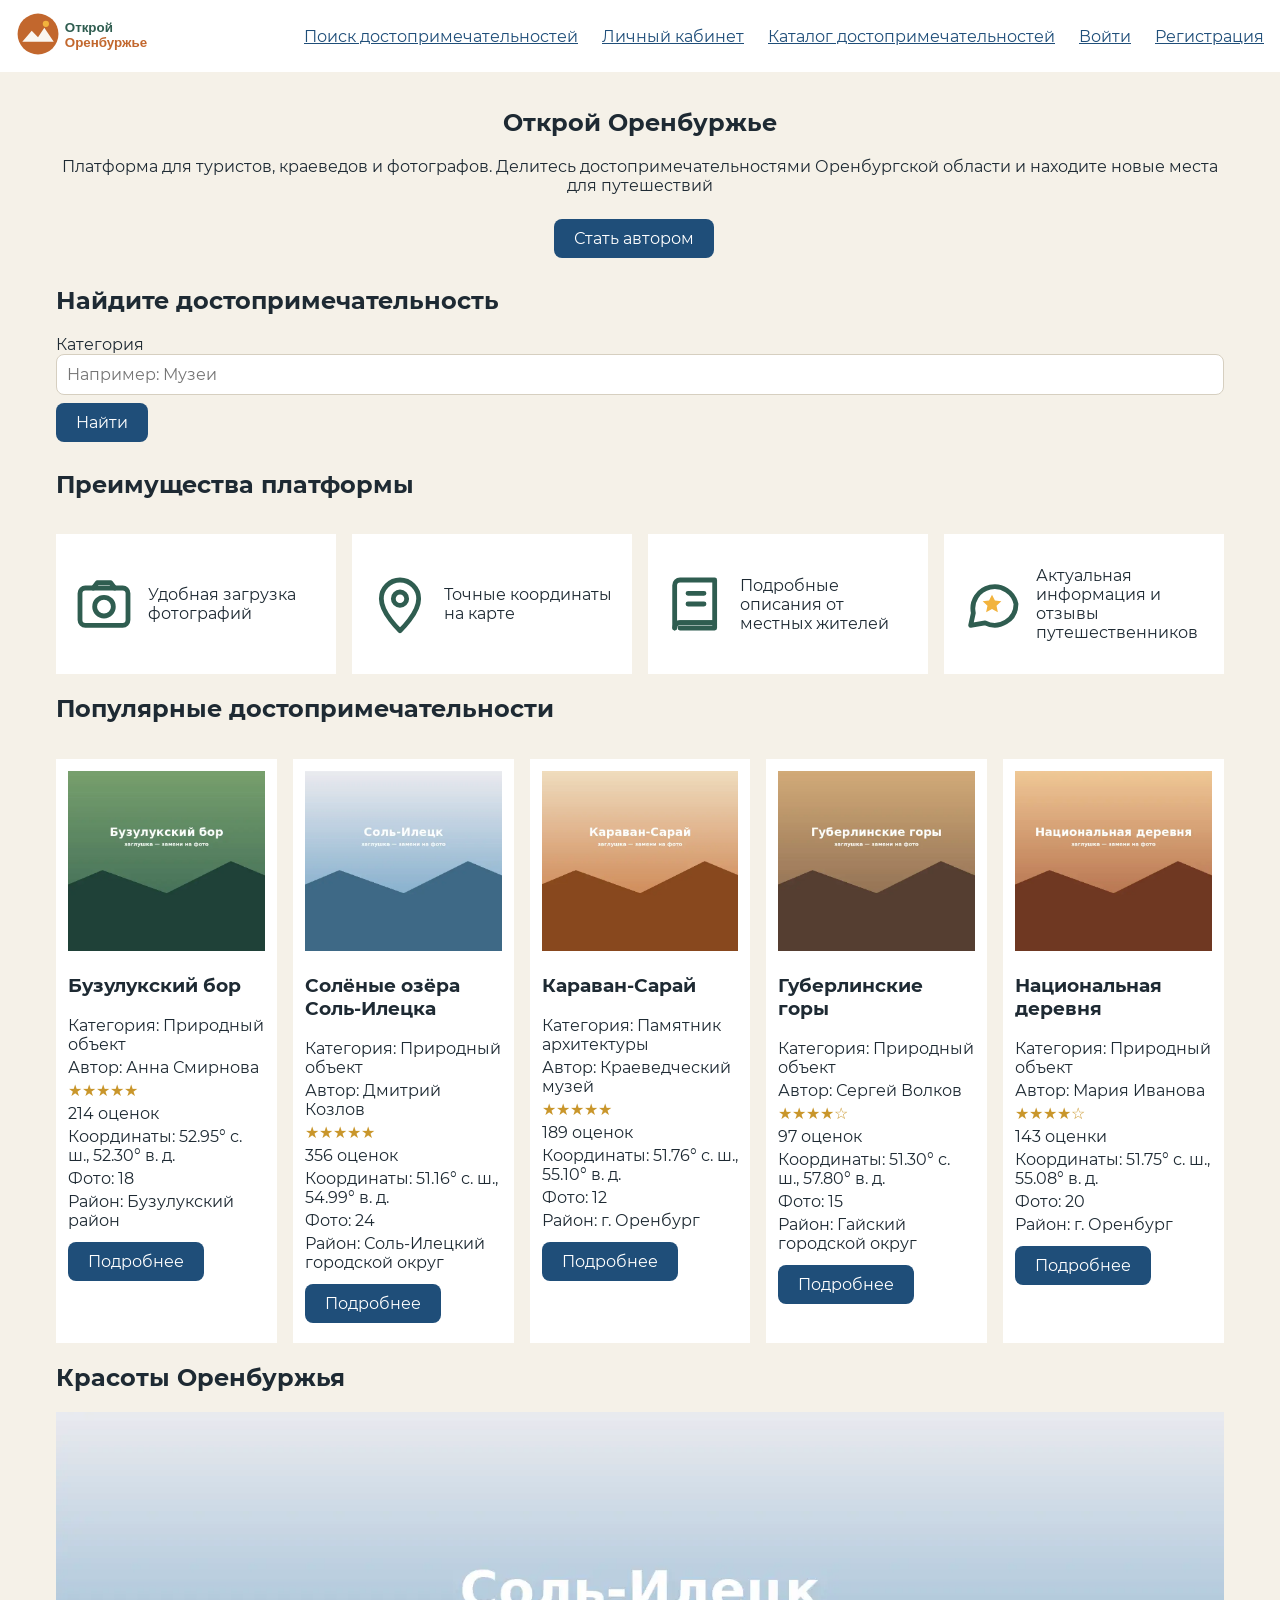
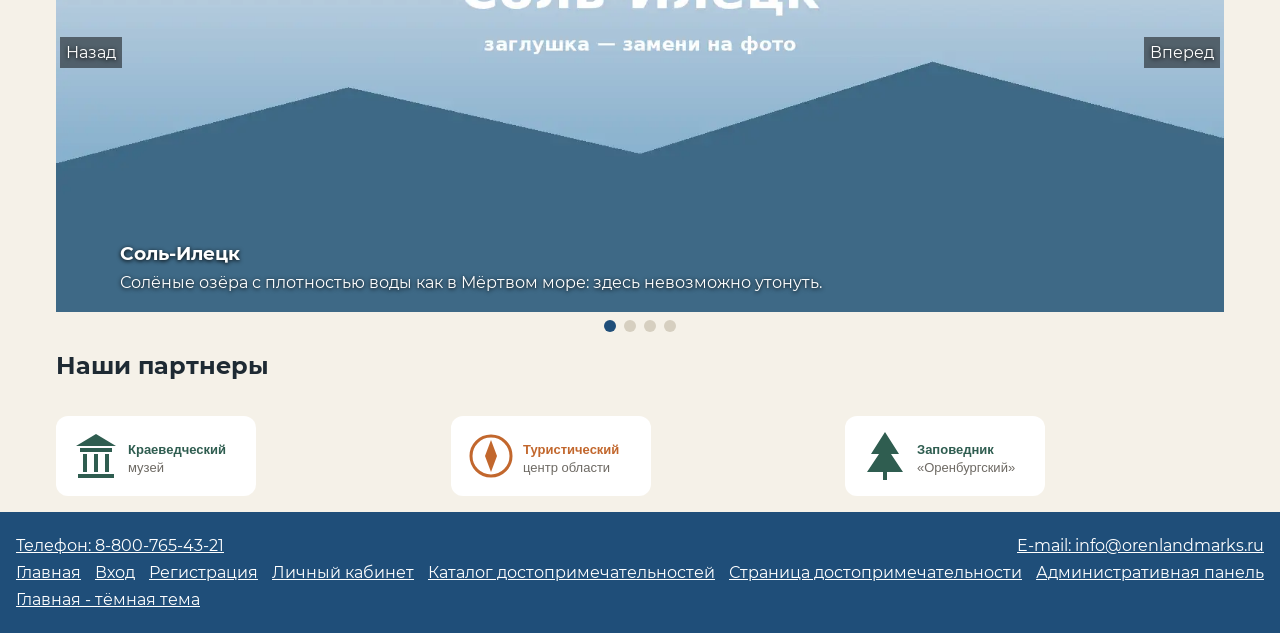
<file: index.html>
<!DOCTYPE html>
<html lang="ru">

<head>
    <meta charset="UTF-8">
    <meta name="viewport" content="width=device-width, initial-scale=1.0">
    <title>Открой Оренбуржье - Главная</title>
    <link rel="stylesheet" href="css/style.css">
    <link rel="stylesheet" href="css/print.css" media="print">
</head>

<body>
    <header>
        <a href="index.html"><img src="img/logo.svg" alt="Открой Оренбуржье" id="logo"></a>

        <input type="checkbox" id="burger-toggle" class="burger-toggle">
        <label for="burger-toggle" class="burger"><span></span></label>

        <nav id="main-nav">
            <a href="index.html#search-section" id="go-to-search">Поиск достопримечательностей </a>
            <a href="profile.html" id="nav-profile">Личный кабинет</a>
            <a href="catalog.html" id="nav-catalog">Каталог достопримечательностей</a>

            <a href="login.html" id="nav-login">Войти</a>
            <a href="register.html" id="nav-register">Регистрация</a>
        </nav>
    </header>

    <main>
        <section class="hero">
            <h1>Открой Оренбуржье</h1>
            <p>Платформа для туристов, краеведов и фотографов. Делитесь достопримечательностями Оренбургской области и
                находите новые места для путешествий</p>
            <a href="register.html" class="btn">Стать автором</a>
        </section>


        <section id="search-section">
            <h2>Найдите достопримечательность</h2>
            <form action="catalog.html">
                <label for="search-input">Категория</label>
                <input type="search" list="searchlist" id="search-input" placeholder="Например: Музеи">

                <datalist id="searchlist">
                    <option value="Памятники архитектуры">
                    <option value="Природные объекты">
                    <option value="Музеи">
                    <option value="Исторические места">
                </datalist>
                <button type="submit" id="search-button">Найти</button>
            </form>
        </section>


        <section id="advantages-section">
            <h2>Преимущества платформы</h2>

            <div class="advantages-card">
                <img src="img/icons/upload.svg" alt="Удобная загрузка фотографий">
                <p>Удобная загрузка фотографий</p>
            </div>

            <div class="advantages-card">
                <img src="img/icons/map-pin.svg" alt="Точные координаты на карте">
                <p>Точные координаты на карте</p>
            </div>

            <div class="advantages-card">
                <img src="img/icons/book.svg" alt="Подробные описания от местных жителей">
                <p>Подробные описания от местных жителей</p>
            </div>

            <div class="advantages-card">
                <img src="img/icons/reviews.svg" alt="Актуальная информация и отзывы путешественников">
                <p>Актуальная информация и отзывы путешественников</p>
            </div>
        </section>


        <section id="popular-section">
            <h2>Популярные достопримечательности</h2>

            <article class="landmark-card">
                <img src="img/landmarks/buzuluk-bor.webp" alt="Бузулукский бор">
                <h3>Бузулукский бор</h3>
                <p>Категория: Природный объект</p>
                <p>Автор: Анна Смирнова</p>
                <div class="rating">
                    <p>★★★★★</p>
                    <p>214 оценок</p>
                </div>
                <p>Координаты: 52.95° с. ш., 52.30° в. д.</p>
                <p>Фото: 18</p>
                <p>Район: Бузулукский район</p>
                <a href="landmark.html" class="btn">Подробнее</a>
            </article>

            <article class="landmark-card">
                <img src="img/landmarks/sol-iletsk.webp" alt="Солёные озёра Соль-Илецк">
                <h3>Солёные озёра Соль-Илецка</h3>
                <p>Категория: Природный объект</p>
                <p>Автор: Дмитрий Козлов</p>
                <div class="rating">
                    <p>★★★★★</p>
                    <p>356 оценок</p>
                </div>
                <p>Координаты: 51.16° с. ш., 54.99° в. д.</p>
                <p>Фото: 24</p>
                <p>Район: Соль-Илецкий городской округ</p>
                <a href="landmark.html" class="btn">Подробнее</a>
            </article>

            <article class="landmark-card">
                <img src="img/landmarks/karavan-saray.webp" alt="Караван-Сарай">
                <h3>Караван-Сарай</h3>
                <p>Категория: Памятник архитектуры</p>
                <p>Автор: Краеведческий музей</p>
                <div class="rating">
                    <p>★★★★★</p>
                    <p>189 оценок</p>
                </div>
                <p>Координаты: 51.76° с. ш., 55.10° в. д.</p>
                <p>Фото: 12</p>
                <p>Район: г. Оренбург</p>
                <a href="landmark.html" class="btn">Подробнее</a>
            </article>

            <article class="landmark-card">
                <img src="img/landmarks/guberlinskie-gory.webp" alt="Губерлинские горы">
                <h3>Губерлинские горы</h3>
                <p>Категория: Природный объект</p>
                <p>Автор: Сергей Волков</p>
                <div class="rating">
                    <p>★★★★☆</p>
                    <p>97 оценок</p>
                </div>
                <p>Координаты: 51.30° с. ш., 57.80° в. д.</p>
                <p>Фото: 15</p>
                <p>Район: Гайский городской округ</p>
                <a href="landmark.html" class="btn">Подробнее</a>
            </article>

            <article class="landmark-card">
                <img src="img/landmarks/natsionalnaya-derevnya.webp" alt="Национальная деревня">
                <h3>Национальная деревня</h3>
                <p>Категория: Природный объект</p>
                <p>Автор: Мария Иванова</p>
                <div class="rating">
                    <p>★★★★☆</p>
                    <p>143 оценки</p>
                </div>
                <p>Координаты: 51.75° с. ш., 55.08° в. д.</p>
                <p>Фото: 20</p>
                <p>Район: г. Оренбург</p>
                <a href="landmark.html" class="btn">Подробнее</a>
            </article>

        </section>


        <section id="slider-section">
            <h2>Красоты Оренбуржья</h2>

            <div class="slider">
                <input type="radio" name="slider" id="slide-1" class="slider-radio" checked>
                <input type="radio" name="slider" id="slide-2" class="slider-radio">
                <input type="radio" name="slider" id="slide-3" class="slider-radio">
                <input type="radio" name="slider" id="slide-4" class="slider-radio">

                <div class="slider-track">

                    <div class="slider-slide">
                        <img src="img/slider/slide-sol-iletsk.webp" alt="Соль-Илецк">
                        <h3>Соль-Илецк</h3>
                        <p>Солёные озёра с плотностью воды как в Мёртвом море: здесь невозможно утонуть.</p>

                        <label for="slide-4" class="slider-arrow slider-arrow-prev">Назад</label>
                        <label for="slide-2" class="slider-arrow slider-arrow-next">Вперед</label>
                    </div>

                    <div class="slider-slide">
                        <img src="img/slider/slide-buzuluk-bor.webp" alt="Бузулукский бор">
                        <h3>Бузулукский бор</h3>
                        <p>Реликтовый сосновый лес среди степи — национальный парк площадью более ста тысяч гектаров.
                        </p>

                        <label for="slide-1" class="slider-arrow slider-arrow-prev">Назад</label>
                        <label for="slide-3" class="slider-arrow slider-arrow-next">Вперед</label>
                    </div>


                    <div class="slider-slide">
                        <img src="img/slider/slide-guberlinskie-gory.webp" alt="Губерлинские горы">
                        <h3>Губерлинские горы</h3>
                        <p>Красные скалы и извилистое ущелье реки Губерли — любимое место фотографов и туристов.</p>

                        <label for="slide-2" class="slider-arrow slider-arrow-prev">Назад</label>
                        <label for="slide-4" class="slider-arrow slider-arrow-next">Вперед</label>
                    </div>


                    <div class="slider-slide">
                        <img src="img/slider/slide-karavan-saray.webp" alt="Караван-Сарай">
                        <h3>Караван-Сарай</h3>
                        <p>Архитектурный ансамбль XIX века с бирюзовым куполом и минаретом в центре Оренбурга.
                        </p>

                        <label for="slide-3" class="slider-arrow slider-arrow-prev">Назад</label>
                        <label for="slide-1" class="slider-arrow slider-arrow-next">Вперед</label>
                    </div>
                </div>

                <div id="slider-indicators">
                    <label for="slide-1"></label>
                    <label for="slide-2"></label>
                    <label for="slide-3"></label>
                    <label for="slide-4"></label>
                </div>
            </div>

        </section>


        <section id="partners-section">
            <h2>Наши партнеры</h2>
            <img src="img/partners/museum.svg" alt="Оренбургский губернаторский историко-краеведческий музей">
            <img src="img/partners/tourism.svg" alt="Центр развития туризма Оренбургской области">
            <img src="img/partners/reserve.svg" alt="Государственный заповедник «Оренбургский»">
        </section>
    </main>

    <footer id="footer">
        <a href="tel:88007654321">Телефон: 8-800-765-43-21</a>
        <a href="mailto:info@orenlandmarks.ru">E-mail: info@orenlandmarks.ru</a>

        <nav class="nav-footer">
            <a href="index.html">Главная</a>
            <a href="login.html">Вход</a>
            <a href="register.html">Регистрация</a>
            <a href="profile.html">Личный кабинет</a>
            <a href="catalog.html">Каталог достопримечательностей</a>
            <a href="landmark.html">Страница достопримечательности</a>
            <a href="admin.html">Административная панель</a>
            <a href="index_dark.html">Главная - тёмная тема</a>
        </nav>
    </footer>

</body>

</html>
</file>
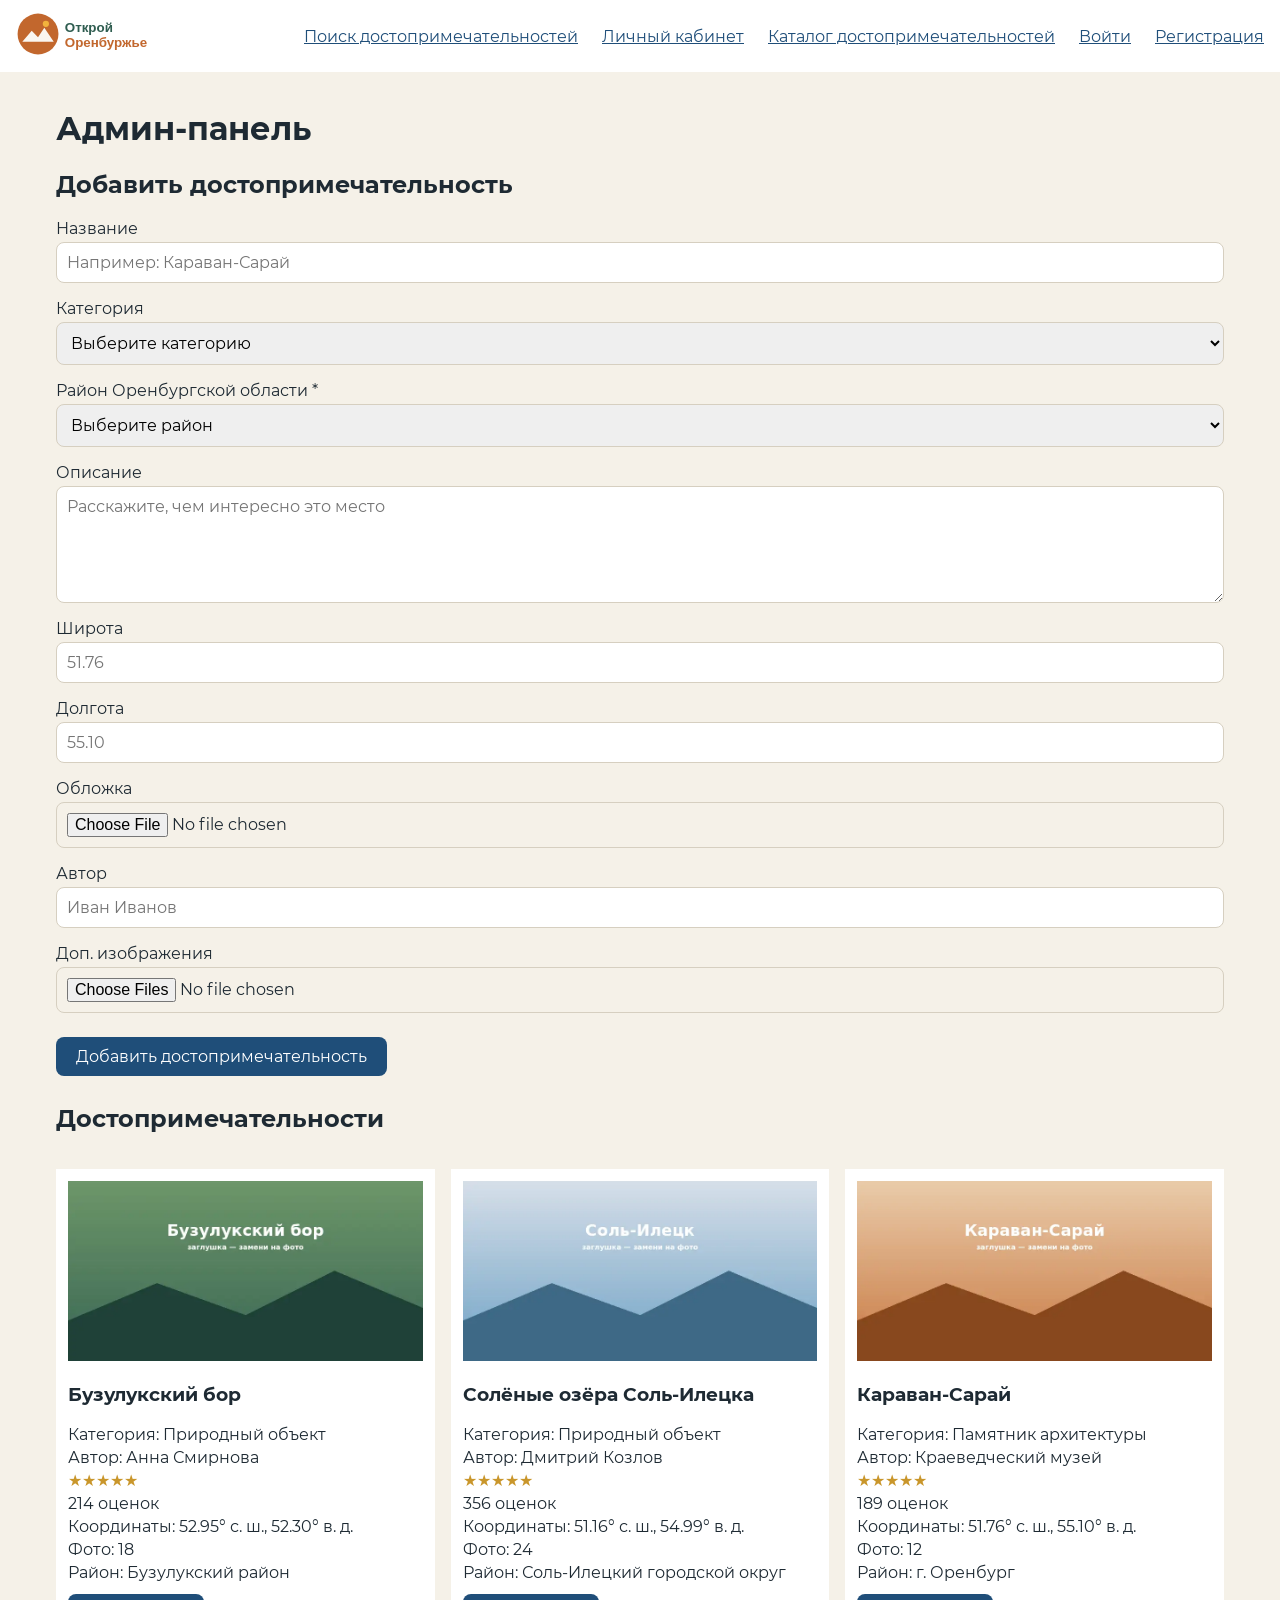
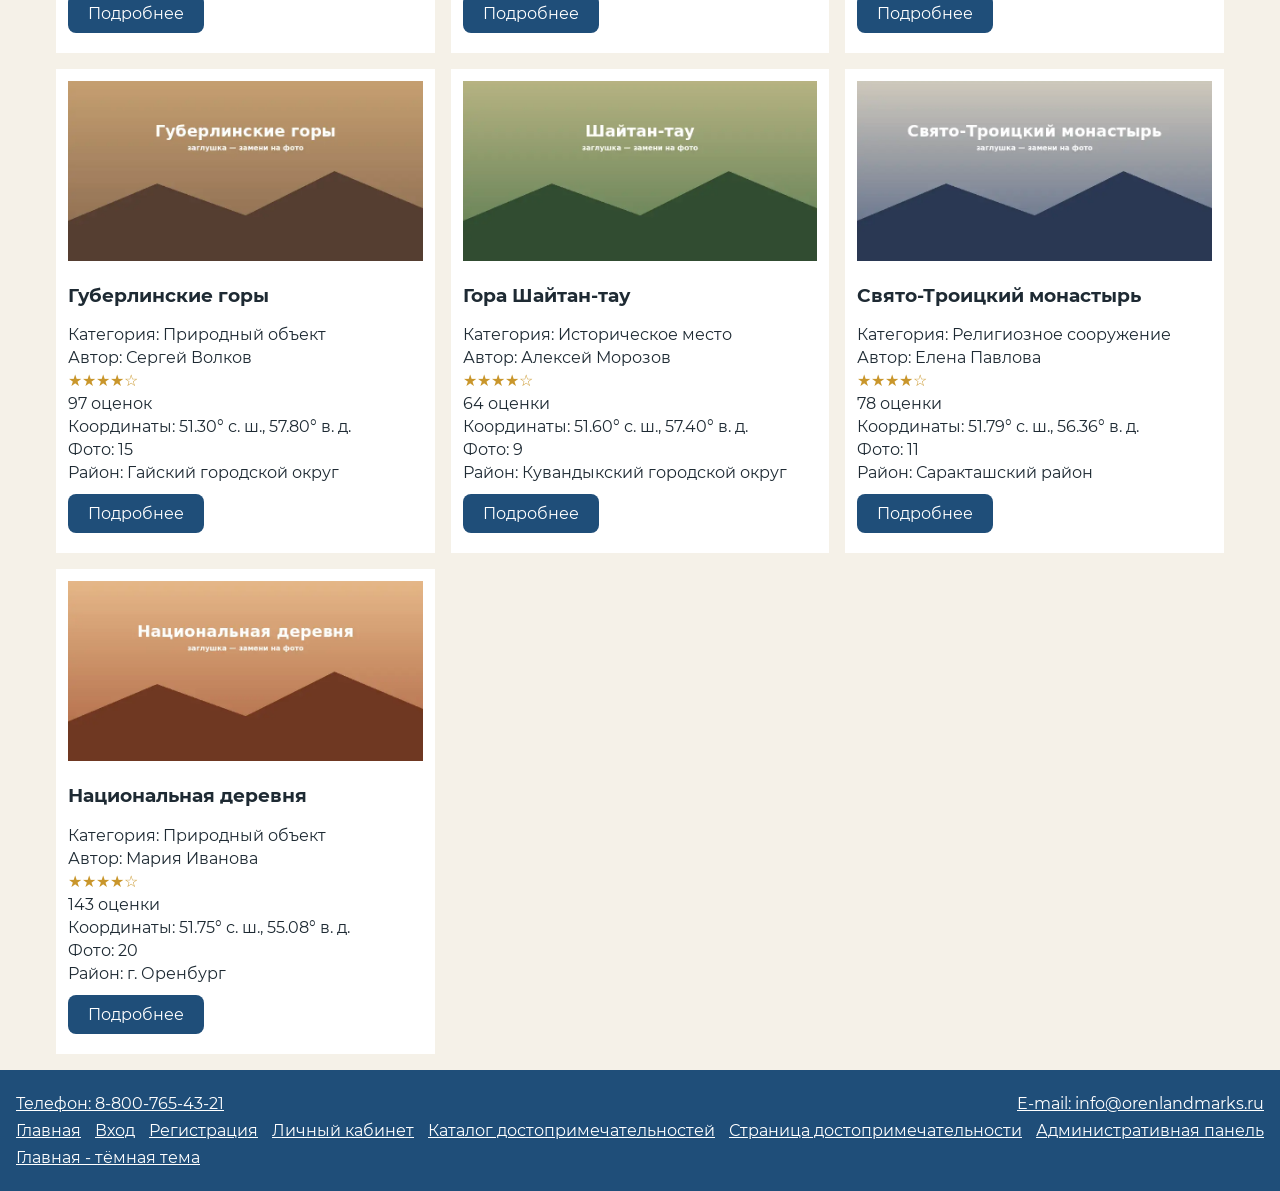
<file: admin.html>
<!DOCTYPE html>
<html lang="ru">

<head>
    <meta charset="UTF-8">
    <meta name="viewport" content="width=device-width, initial-scale=1.0">
    <title>Открой Оренбуржье - Админ-панель</title>
    <link rel="stylesheet" href="css/style.css">
    <link rel="stylesheet" href="css/print.css" media="print">
</head>

<body>
    <header>
        <a href="index.html"><img src="img/logo.svg" alt="Открой Оренбуржье" id="logo"></a>

        <input type="checkbox" id="burger-toggle" class="burger-toggle">
        <label for="burger-toggle" class="burger"><span></span></label>

        <nav id="main-nav">
            <a href="index.html#search-section" id="go-to-search">Поиск достопримечательностей </a>
            <a href="profile.html" id="nav-profile">Личный кабинет</a>
            <a href="catalog.html" id="nav-catalog">Каталог достопримечательностей</a>

            <a href="login.html" id="nav-login">Войти</a>
            <a href="register.html" id="nav-register">Регистрация</a>
        </nav>
    </header>


    <main id="admin-page">
        <h1>Админ-панель</h1>
        <section>
            <h2>Добавить достопримечательность</h2>
            <form id="admin-add-form" action="admin.html">

                <div class="form-field">
                    <label for="admin-landmark-title">Название</label>
                    <input type="text" id="admin-landmark-title" name="tittle" placeholder="Например: Караван-Сарай"
                        required>
                </div>

                <div class="form-field">
                    <label for="admin-landmark-category">Категория</label>
                    <select id="admin-landmark-category" name="category" required>
                        <option value="">Выберите категорию</option>
                        <option value="architecture">Памятник архитектуры</option>
                        <option value="nature">Природный объект</option>
                        <option value="museum">Музей</option>
                        <option value="history">Историческое место</option>
                        <option value="religion">Религиозное сооружение</option>
                        <option value="other">Другое</option>
                    </select>
                </div>

                <div class="form-field">
                    <label for="admin-landmark-district">Район Оренбургской области *</label>
                    <select id="admin-landmark-district" name="district" required>
                        <option value="">Выберите район</option>
                        <option value="orenburg">г. Оренбург</option>
                        <option value="orsk">г. Орск</option>
                        <option value="buzuluk">Бузулукский</option>
                        <option value="gay">Гайский</option>
                        <option value="kuvandyk">Кувандыкский</option>
                        <option value="orenburgsky">Оренбургский</option>
                        <option value="saraktash">Саракташский</option>
                        <option value="sol-iletsk">Соль-Илецкий</option>
                        <option value="other">Другой район</option>
                    </select>
                </div>

                <div class="form-field">
                    <label for="admin-landmark-desc">Описание</label>
                    <textarea id="admin-landmark-desc" name="description" rows="5"
                        placeholder="Расскажите, чем интересно это место" required></textarea>
                </div>

                <div class="form-field">
                    <label for="admin-landmark-lat">Широта</label>
                    <input type="number" id="admin-landmark-lat" name="lat" placeholder="51.76" step="0.000001"
                        min="-90" max="90" required>
                </div>

                <div class="form-field">
                    <label for="admin-landmark-lng">Долгота</label>
                    <input type="number" id="admin-landmark-lng" name="lng" placeholder="55.10" step="0.000001"
                        min="-180" max="180" required>
                </div>

                <div class="form-field">
                    <label for="admin-landmark-cover">Обложка</label>
                    <input type="file" id="admin-landmark-cover" name="cover" accept="image/*" required>
                </div>

                <div class="form-field">
                    <label for="admin-landmark-author">Автор</label>
                    <input type="text" id="admin-landmark-author" name="tittle" placeholder="Иван Иванов" required>
                </div>

                <div class="form-field">
                    <label for="admin-landmark-images">Доп. изображения</label>
                    <input type="file" id="admin-landmark-images" name="images" accept="image/*" multiple required>
                </div>

                <button type="submit" id="admin-add-btn" class="btn">Добавить достопримечательность</button>
            </form>
        </section>


        <section id="admin-landmarks-list">
            <h2>Достопримечательности</h2>
            <article class="landmark-card">
                <img src="img/landmarks/buzuluk-bor.webp" alt="Бузулукский бор">
                <h3>Бузулукский бор</h3>
                <p>Категория: Природный объект</p>
                <p>Автор: Анна Смирнова</p>
                <div class="rating">
                    <p>★★★★★</p>
                    <p>214 оценок</p>
                </div>
                <p>Координаты: 52.95° с. ш., 52.30° в. д.</p>
                <p>Фото: 18</p>
                <p>Район: Бузулукский район</p>
                <a href="landmark.html" class="btn">Подробнее</a>
            </article>

            <article class="landmark-card">
                <img src="img/landmarks/sol-iletsk.webp" alt="Солёные озёра Соль-Илецк">
                <h3>Солёные озёра Соль-Илецка</h3>
                <p>Категория: Природный объект</p>
                <p>Автор: Дмитрий Козлов</p>
                <div class="rating">
                    <p>★★★★★</p>
                    <p>356 оценок</p>
                </div>
                <p>Координаты: 51.16° с. ш., 54.99° в. д.</p>
                <p>Фото: 24</p>
                <p>Район: Соль-Илецкий городской округ</p>
                <a href="landmark.html" class="btn">Подробнее</a>
            </article>

            <article class="landmark-card">
                <img src="img/landmarks/karavan-saray.webp" alt="Караван-Сарай">
                <h3>Караван-Сарай</h3>
                <p>Категория: Памятник архитектуры</p>
                <p>Автор: Краеведческий музей</p>
                <div class="rating">
                    <p>★★★★★</p>
                    <p>189 оценок</p>
                </div>
                <p>Координаты: 51.76° с. ш., 55.10° в. д.</p>
                <p>Фото: 12</p>
                <p>Район: г. Оренбург</p>
                <a href="landmark.html" class="btn">Подробнее</a>
            </article>

            <article class="landmark-card">
                <img src="img/landmarks/guberlinskie-gory.webp" alt="Губерлинские горы">
                <h3>Губерлинские горы</h3>
                <p>Категория: Природный объект</p>
                <p>Автор: Сергей Волков</p>
                <div class="rating">
                    <p>★★★★☆</p>
                    <p>97 оценок</p>
                </div>
                <p>Координаты: 51.30° с. ш., 57.80° в. д.</p>
                <p>Фото: 15</p>
                <p>Район: Гайский городской округ</p>
                <a href="landmark.html" class="btn">Подробнее</a>
            </article>

            <article class="landmark-card">
                <img src="img/landmarks/shaytan-tau.webp" alt="Гора Шайтан-тау">
                <h3>Гора Шайтан-тау</h3>
                <p>Категория: Историческое место</p>
                <p>Автор: Алексей Морозов</p>
                <div class="rating">
                    <p>★★★★☆</p>
                    <p>64 оценки</p>
                </div>
                <p>Координаты: 51.60° с. ш., 57.40° в. д.</p>
                <p>Фото: 9</p>
                <p>Район: Кувандыкский городской округ</p>
                <a href="landmark.html" class="btn">Подробнее</a>
            </article>

            <article class="landmark-card">
                <img src="img/landmarks/troitskiy-monastyr.webp" alt="Свято-Троицкий монастырь">
                <h3>Свято-Троицкий монастырь</h3>
                <p>Категория: Религиозное сооружение</p>
                <p>Автор: Елена Павлова</p>
                <div class="rating">
                    <p>★★★★☆</p>
                    <p>78 оценки</p>
                </div>
                <p>Координаты: 51.79° с. ш., 56.36° в. д.</p>
                <p>Фото: 11</p>
                <p>Район: Саракташский район</p>
                <a href="landmark.html" class="btn">Подробнее</a>
            </article>

            <article class="landmark-card">
                <img src="img/landmarks/natsionalnaya-derevnya.webp" alt="Национальная деревня">
                <h3>Национальная деревня</h3>
                <p>Категория: Природный объект</p>
                <p>Автор: Мария Иванова</p>
                <div class="rating">
                    <p>★★★★☆</p>
                    <p>143 оценки</p>
                </div>
                <p>Координаты: 51.75° с. ш., 55.08° в. д.</p>
                <p>Фото: 20</p>
                <p>Район: г. Оренбург</p>
                <a href="landmark.html" class="btn">Подробнее</a>
            </article>
        </section>
    </main>


    <footer id="footer">
        <a href="tel:88007654321">Телефон: 8-800-765-43-21</a>
        <a href="mailto:info@orenlandmarks.ru">E-mail: info@orenlandmarks.ru</a>

        <nav class="nav-footer">
            <a href="index.html">Главная</a>
            <a href="login.html">Вход</a>
            <a href="register.html">Регистрация</a>
            <a href="profile.html">Личный кабинет</a>
            <a href="catalog.html">Каталог достопримечательностей</a>
            <a href="landmark.html">Страница достопримечательности</a>
            <a href="admin.html">Административная панель</a>
            <a href="index_dark.html">Главная - тёмная тема</a>
        </nav>
    </footer>
</body>

</html>
</file>
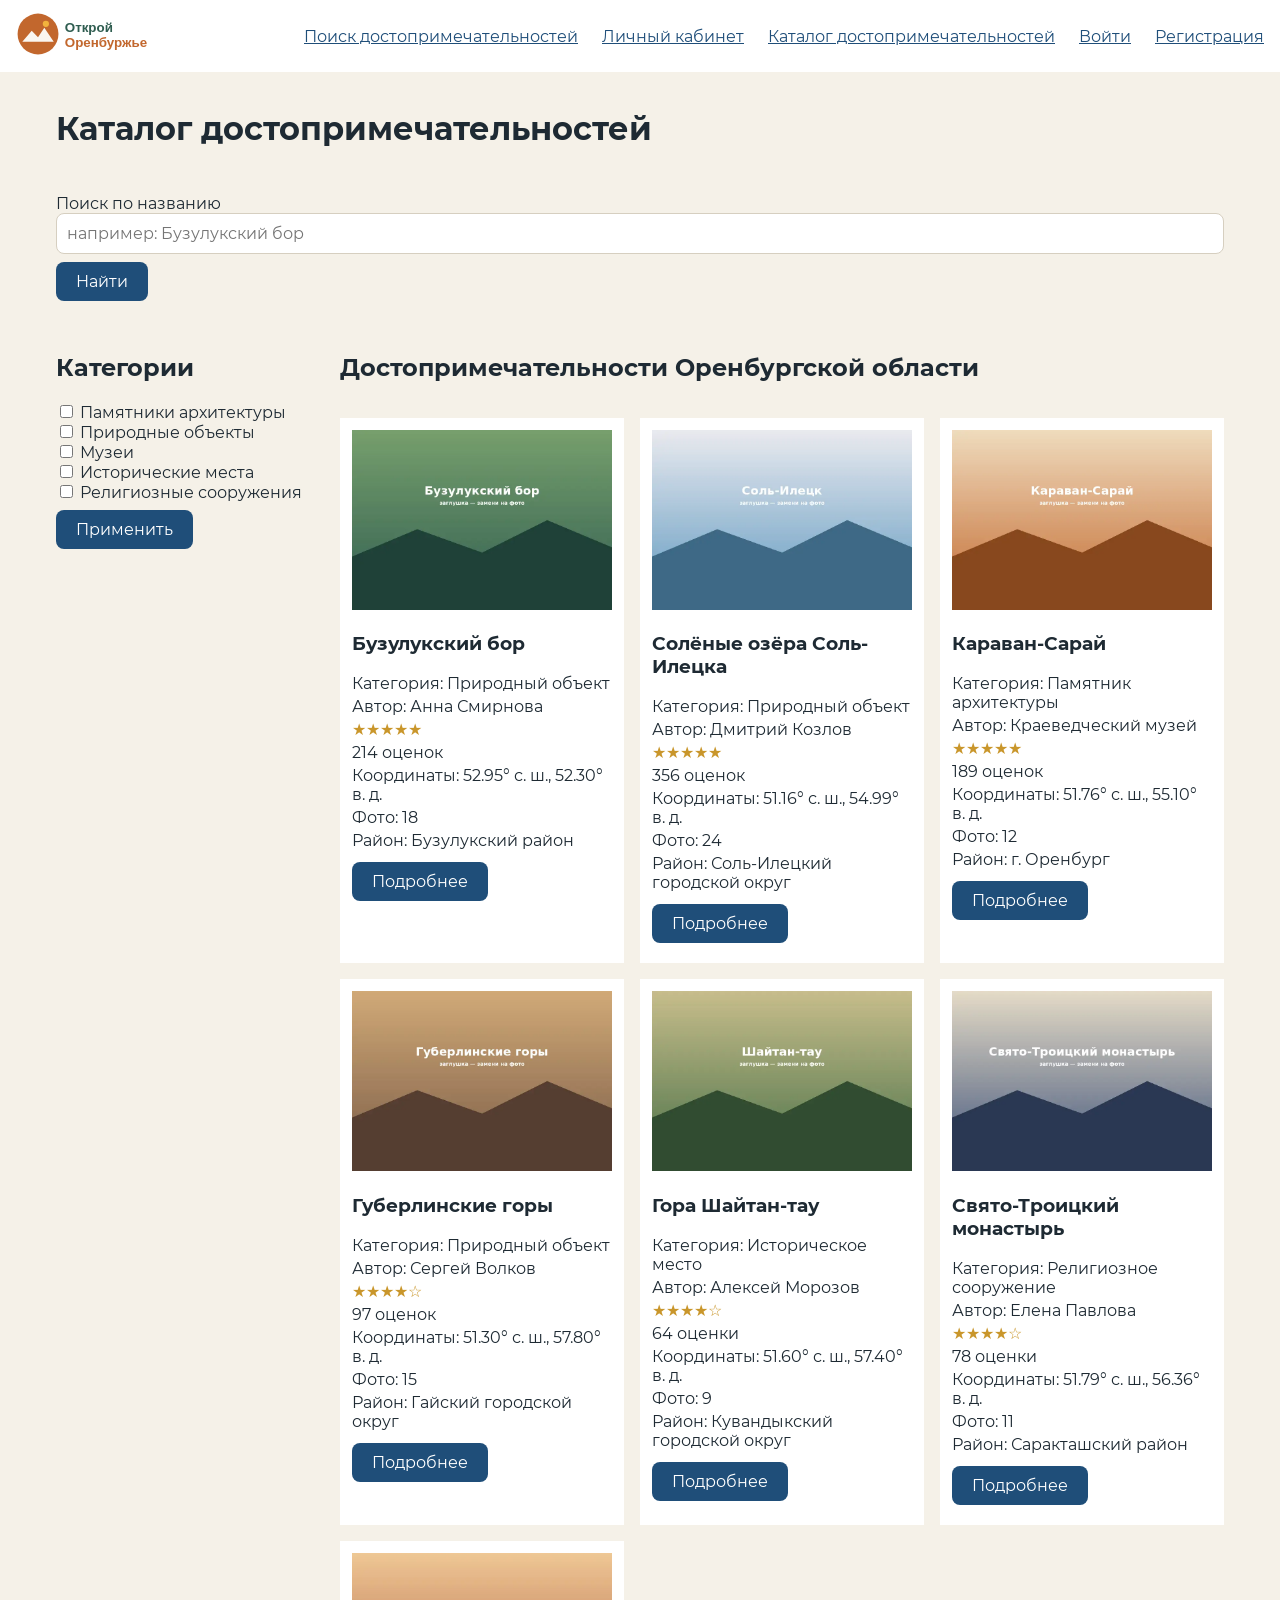
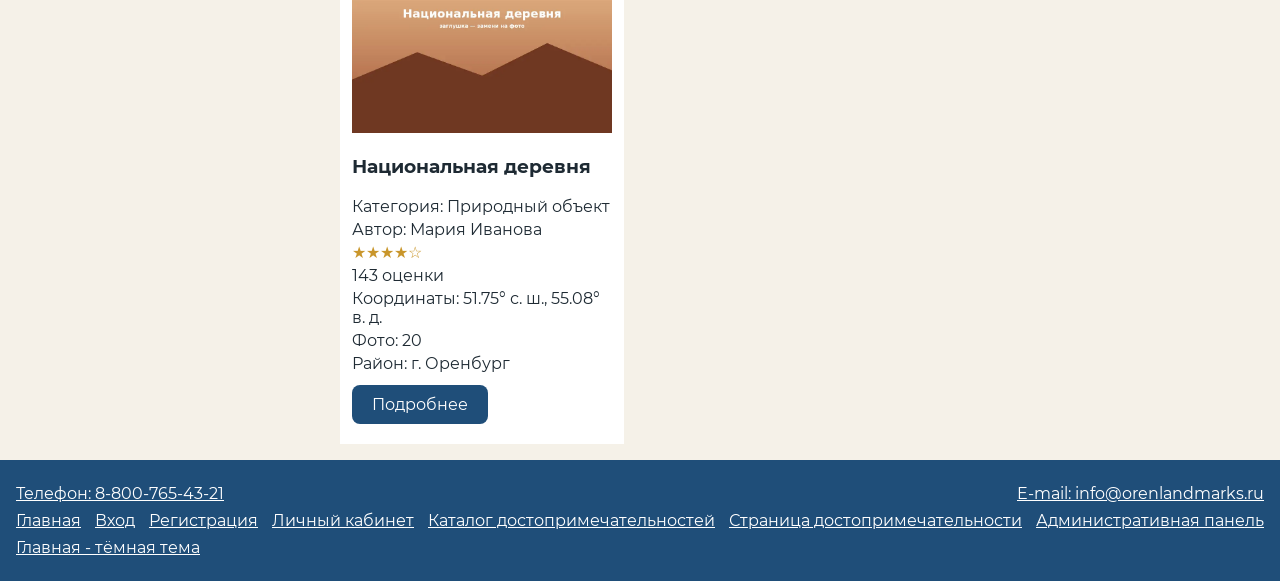
<file: catalog.html>
<!DOCTYPE html>
<html lang="ru">

<head>
    <meta charset="UTF-8">
    <meta name="viewport" content="width=device-width, initial-scale=1.0">
    <title>Открой Оренбуржье - Каталог</title>
    <link rel="stylesheet" href="css/style.css">
    <link rel="stylesheet" href="css/print.css" media="print">
</head>

<body>
    <header>
        <a href="index.html"><img src="img/logo.svg" alt="Открой Оренбуржье" id="logo"></a>

        <input type="checkbox" id="burger-toggle" class="burger-toggle">
        <label for="burger-toggle" class="burger"><span></span></label>

        <nav id="main-nav">
            <a href="index.html#search-section" id="go-to-search">Поиск достопримечательностей </a>
            <a href="profile.html" id="nav-profile">Личный кабинет</a>
            <a href="catalog.html" id="nav-catalog">Каталог достопримечательностей</a>

            <a href="login.html" id="nav-login">Войти</a>
            <a href="register.html" id="nav-register">Регистрация</a>
        </nav>
    </header>


    <main id="catalog-page">
        <h1>Каталог достопримечательностей</h1>

        <div class="search-input">
            <form id="search-catalog-form" action="catalog.html">
                <label for="catalog-search">Поиск по названию</label>
                <input type="search" id="catalog-search" name="catalog-search" placeholder="например: Бузулукский бор"
                    list="catalog-searchlist">
                <datalist id="catalog-searchlist">
                    <option value="Бузулукский бор">
                    <option value="Соль-Илецк">
                    <option value="Караван-Сарай">
                    <option value="Губерлинские горы">
                    <option value="Шайтан-тау">
                </datalist>
                <button type="submit" id="catalog-search-btn" class="btn">Найти</button>
            </form>
        </div>

        <div class="catalog-filter">
            <input type="checkbox" id="filter-toggle">
            <label for="filter-toggle" class="filter-button">
                <img src="img/icons/filter.svg" alt=""> Фильтр
            </label>


            <aside id="filter-panel">
                <h2>Категории</h2>
                <form action="catalog.html" class="filter-form">
                    <div class="filter-item">
                        <input type="checkbox" id="filter-architecture" name="category" value="architecture">
                        <label for="filter-architecture">Памятники архитектуры</label>
                    </div>
                    <div class="filter-item">
                        <input type="checkbox" id="filter-nature" name="category" value="nature">
                        <label for="filter-nature">Природные объекты</label>
                    </div>
                    <div class="filter-item">
                        <input type="checkbox" id="filter-museum" name="category" value="museum">
                        <label for="filter-museum">Музеи</label>
                    </div>
                    <div class="filter-item">
                        <input type="checkbox" id="filter-history" name="category" value="history">
                        <label for="filter-history">Исторические места</label>
                    </div>
                    <div class="filter-item">
                        <input type="checkbox" id="filter-religion" name="category" value="religion">
                        <label for="filter-religion">Религиозные сооружения</label>
                    </div>
                    <button type="submit" class="btn">Применить</button>
                </form>
            </aside>
        </div>

        <section class="catalog-cards">
            <h2>Достопримечательности Оренбургской области</h2>
            <article class="landmark-card">
                <img src="img/landmarks/buzuluk-bor.webp" alt="Бузулукский бор">
                <h3>Бузулукский бор</h3>
                <p>Категория: Природный объект</p>
                <p>Автор: Анна Смирнова</p>
                <div class="rating">
                    <p>★★★★★</p>
                    <p>214 оценок</p>
                </div>
                <p>Координаты: 52.95° с. ш., 52.30° в. д.</p>
                <p>Фото: 18</p>
                <p>Район: Бузулукский район</p>
                <a href="landmark.html" class="btn">Подробнее</a>
            </article>

            <article class="landmark-card">
                <img src="img/landmarks/sol-iletsk.webp" alt="Солёные озёра Соль-Илецк">
                <h3>Солёные озёра Соль-Илецка</h3>
                <p>Категория: Природный объект</p>
                <p>Автор: Дмитрий Козлов</p>
                <div class="rating">
                    <p>★★★★★</p>
                    <p>356 оценок</p>
                </div>
                <p>Координаты: 51.16° с. ш., 54.99° в. д.</p>
                <p>Фото: 24</p>
                <p>Район: Соль-Илецкий городской округ</p>
                <a href="landmark.html" class="btn">Подробнее</a>
            </article>

            <article class="landmark-card">
                <img src="img/landmarks/karavan-saray.webp" alt="Караван-Сарай">
                <h3>Караван-Сарай</h3>
                <p>Категория: Памятник архитектуры</p>
                <p>Автор: Краеведческий музей</p>
                <div class="rating">
                    <p>★★★★★</p>
                    <p>189 оценок</p>
                </div>
                <p>Координаты: 51.76° с. ш., 55.10° в. д.</p>
                <p>Фото: 12</p>
                <p>Район: г. Оренбург</p>
                <a href="landmark.html" class="btn">Подробнее</a>
            </article>

            <article class="landmark-card">
                <img src="img/landmarks/guberlinskie-gory.webp" alt="Губерлинские горы">
                <h3>Губерлинские горы</h3>
                <p>Категория: Природный объект</p>
                <p>Автор: Сергей Волков</p>
                <div class="rating">
                    <p>★★★★☆</p>
                    <p>97 оценок</p>
                </div>
                <p>Координаты: 51.30° с. ш., 57.80° в. д.</p>
                <p>Фото: 15</p>
                <p>Район: Гайский городской округ</p>
                <a href="landmark.html" class="btn">Подробнее</a>
            </article>

            <article class="landmark-card">
                <img src="img/landmarks/shaytan-tau.webp" alt="Гора Шайтан-тау">
                <h3>Гора Шайтан-тау</h3>
                <p>Категория: Историческое место</p>
                <p>Автор: Алексей Морозов</p>
                <div class="rating">
                    <p>★★★★☆</p>
                    <p>64 оценки</p>
                </div>
                <p>Координаты: 51.60° с. ш., 57.40° в. д.</p>
                <p>Фото: 9</p>
                <p>Район: Кувандыкский городской округ</p>
                <a href="landmark.html" class="btn">Подробнее</a>
            </article>

            <article class="landmark-card">
                <img src="img/landmarks/troitskiy-monastyr.webp" alt="Свято-Троицкий монастырь">
                <h3>Свято-Троицкий монастырь</h3>
                <p>Категория: Религиозное сооружение</p>
                <p>Автор: Елена Павлова</p>
                <div class="rating">
                    <p>★★★★☆</p>
                    <p>78 оценки</p>
                </div>
                <p>Координаты: 51.79° с. ш., 56.36° в. д.</p>
                <p>Фото: 11</p>
                <p>Район: Саракташский район</p>
                <a href="landmark.html" class="btn">Подробнее</a>
            </article>

            <article class="landmark-card">
                <img src="img/landmarks/natsionalnaya-derevnya.webp" alt="Национальная деревня">
                <h3>Национальная деревня</h3>
                <p>Категория: Природный объект</p>
                <p>Автор: Мария Иванова</p>
                <div class="rating">
                    <p>★★★★☆</p>
                    <p>143 оценки</p>
                </div>
                <p>Координаты: 51.75° с. ш., 55.08° в. д.</p>
                <p>Фото: 20</p>
                <p>Район: г. Оренбург</p>
                <a href="landmark.html" class="btn">Подробнее</a>
            </article>

        </section>
    </main>


    <footer id="footer">
        <a href="tel:88007654321">Телефон: 8-800-765-43-21</a>
        <a href="mailto:info@orenlandmarks.ru">E-mail: info@orenlandmarks.ru</a>

        <nav class="nav-footer">
            <a href="index.html">Главная</a>
            <a href="login.html">Вход</a>
            <a href="register.html">Регистрация</a>
            <a href="profile.html">Личный кабинет</a>
            <a href="catalog.html">Каталог достопримечательностей</a>
            <a href="landmark.html">Страница достопримечательности</a>
            <a href="admin.html">Административная панель</a>
            <a href="index_dark.html">Главная - тёмная тема</a>
        </nav>
    </footer>
</body>

</html>
</file>
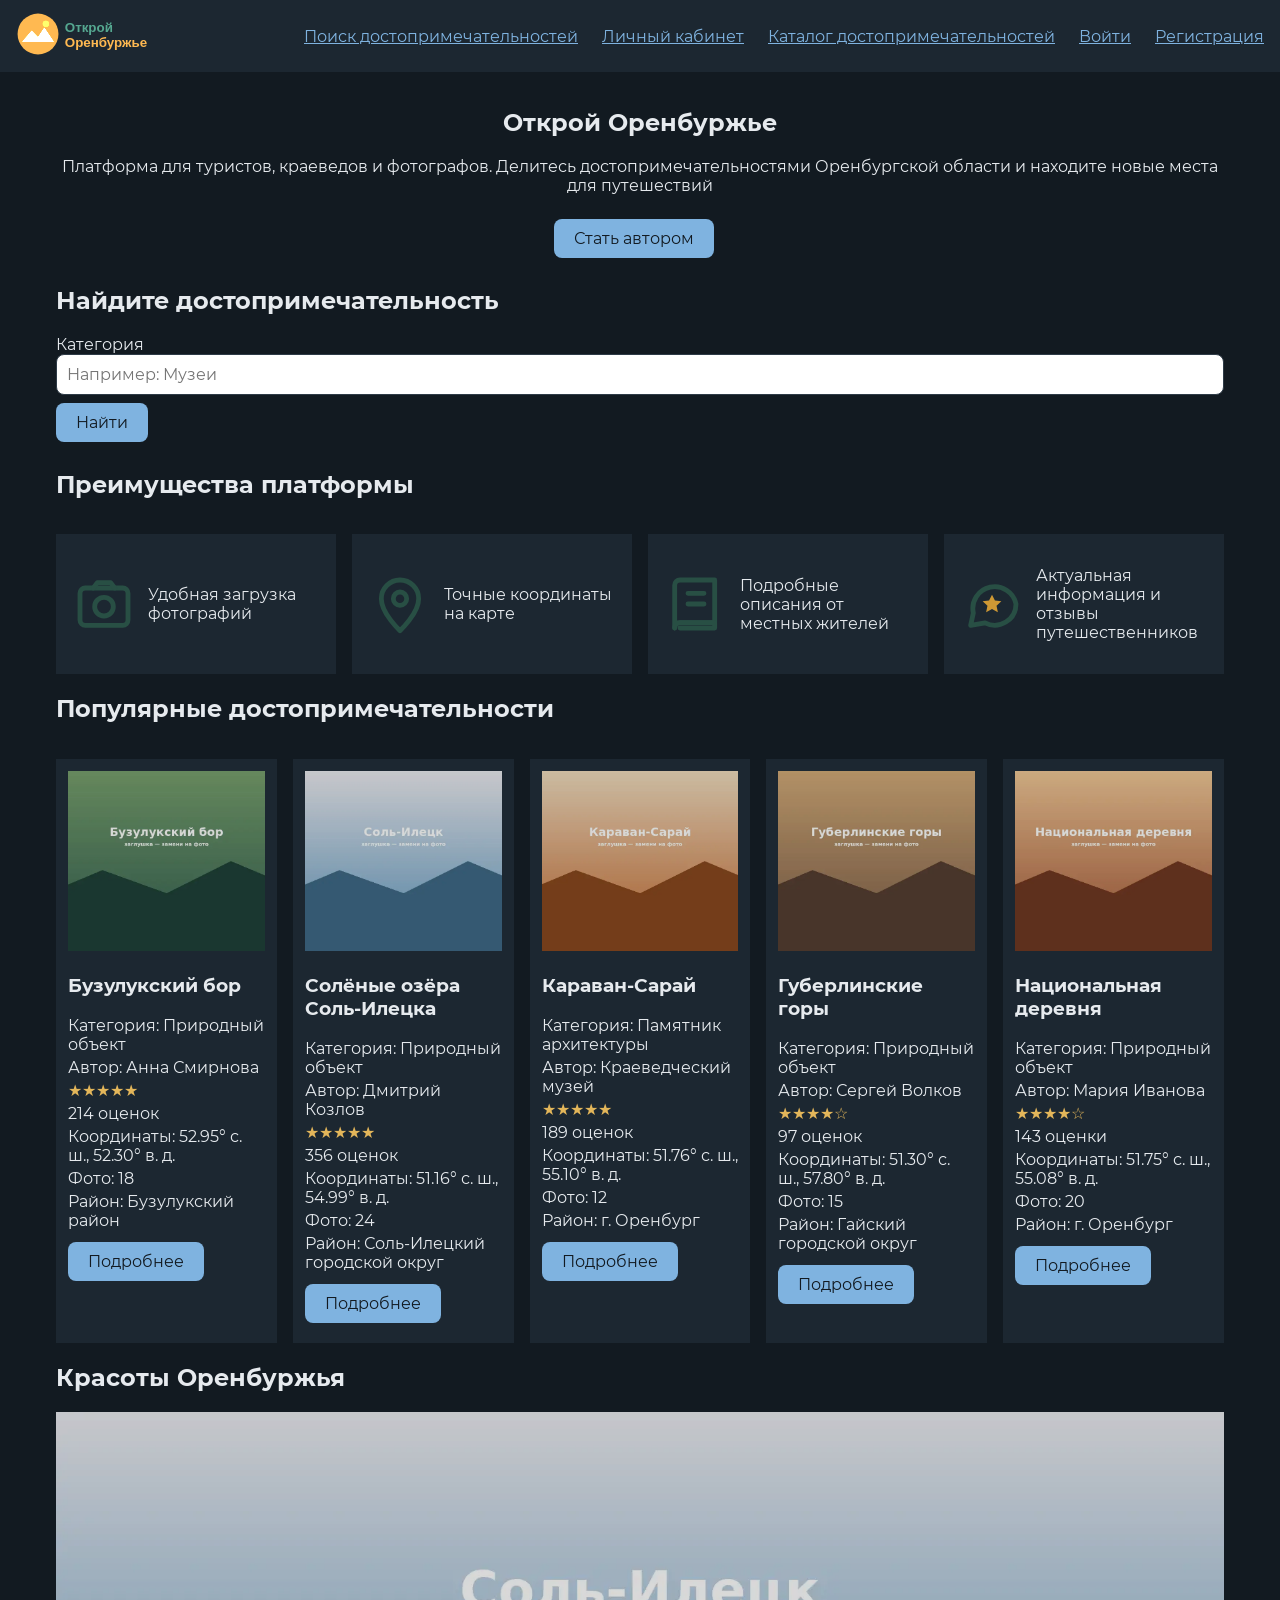
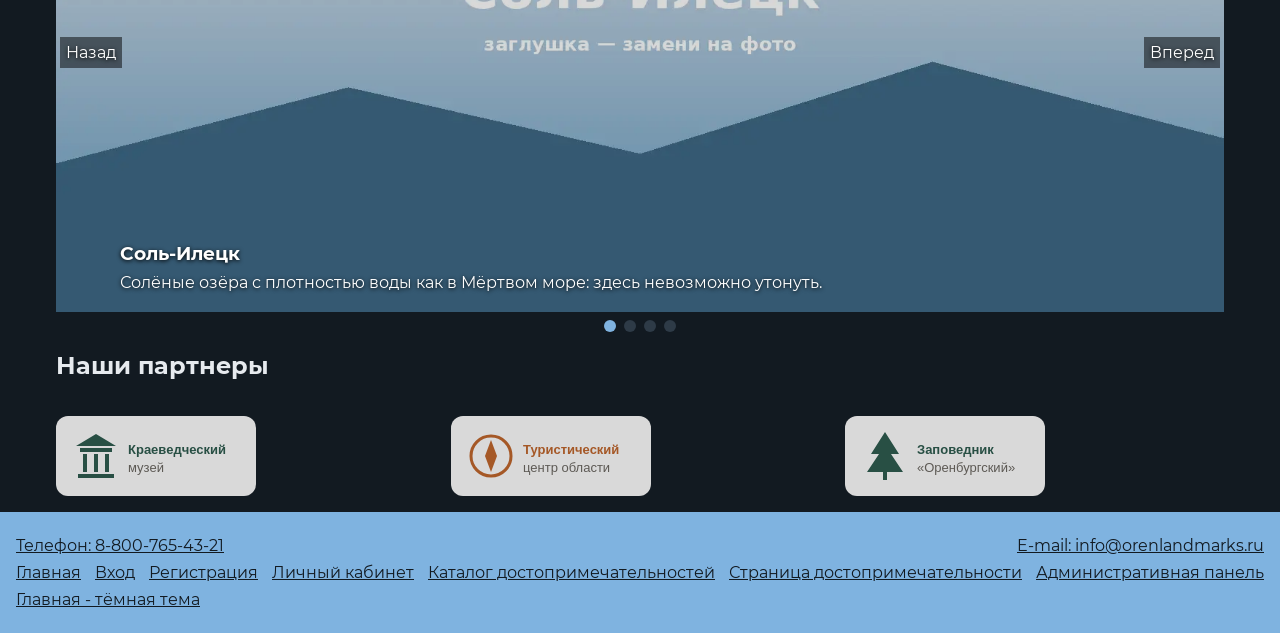
<file: index_dark.html>
<!DOCTYPE html>
<html lang="ru">

<head>
    <meta charset="UTF-8">
    <meta name="viewport" content="width=device-width, initial-scale=1.0">
    <title>Открой Оренбуржье - Главная</title>
    <link rel="stylesheet" href="css/style.css">
    <link rel="stylesheet" href="css/print.css" media="print">
</head>

<body class="theme-dark">
    <header>
        <a href="index.html"><img src="img/logo.svg" alt="Открой Оренбуржье" id="logo-dark"></a>

        <input type="checkbox" id="burger-toggle-dark" class="burger-toggle">
        <label for="burger-toggle-dark" class="burger"><span></span></label>

        <nav id="main-nav-dark">
            <a href="index_dark.html#search-section-dark" id="go-to-search-dark">Поиск достопримечательностей </a>
            <a href="profile.html" id="nav-profile-dark">Личный кабинет</a>
            <a href="catalog.html" id="nav-catalog-dark">Каталог достопримечательностей</a>

            <a href="login.html" id="nav-login-dark">Войти</a>
            <a href="register.html" id="nav-register-dark">Регистрация</a>
        </nav>
    </header>

    <main>
        <section class="hero">
            <h1>Открой Оренбуржье</h1>
            <p>Платформа для туристов, краеведов и фотографов. Делитесь достопримечательностями Оренбургской области и
                находите новые места для путешествий</p>
            <a href="register.html" class="btn">Стать автором</a>
        </section>


        <section id="search-section-dark">
            <h2>Найдите достопримечательность</h2>
            <form>
                <label for="search-input-dark">Категория</label>
                <input type="search" list="searchlist" id="search-input-dark" placeholder="Например: Музеи">

                <datalist id="searchlist">
                    <option value="Памятники архитектуры">
                    <option value="Природные объекты">
                    <option value="Музеи">
                    <option value="Исторические места">
                </datalist>
                <button type="submit" id="search-button-dark">Найти</button>
            </form>
        </section>


        <section id="advantages-section-dark">
            <h2>Преимущества платформы</h2>

            <div class="advantages-card">
                <img src="img/icons/upload.svg" alt="Удобная загрузка фотографий">
                <p>Удобная загрузка фотографий</p>
            </div>

            <div class="advantages-card">
                <img src="img/icons/map-pin.svg" alt="Точные координаты на карте">
                <p>Точные координаты на карте</p>
            </div>

            <div class="advantages-card">
                <img src="img/icons/book.svg" alt="Подробные описания от местных жителей">
                <p>Подробные описания от местных жителей</p>
            </div>

            <div class="advantages-card">
                <img src="img/icons/reviews.svg" alt="Актуальная информация и отзывы путешественников">
                <p>Актуальная информация и отзывы путешественников</p>
            </div>
        </section>


        <section id="popular-section-dark">
            <h2>Популярные достопримечательности</h2>

            <article class="landmark-card">
                <img src="img/landmarks/buzuluk-bor.webp" alt="Бузулукский бор">
                <h3>Бузулукский бор</h3>
                <p>Категория: Природный объект</p>
                <p>Автор: Анна Смирнова</p>
                <div class="rating">
                    <p>★★★★★</p>
                    <p>214 оценок</p>
                </div>
                <p>Координаты: 52.95° с. ш., 52.30° в. д.</p>
                <p>Фото: 18</p>
                <p>Район: Бузулукский район</p>
                <a href="landmark.html" class="btn">Подробнее</a>
            </article>

            <article class="landmark-card">
                <img src="img/landmarks/sol-iletsk.webp" alt="Солёные озёра Соль-Илецк">
                <h3>Солёные озёра Соль-Илецка</h3>
                <p>Категория: Природный объект</p>
                <p>Автор: Дмитрий Козлов</p>
                <div class="rating">
                    <p>★★★★★</p>
                    <p>356 оценок</p>
                </div>
                <p>Координаты: 51.16° с. ш., 54.99° в. д.</p>
                <p>Фото: 24</p>
                <p>Район: Соль-Илецкий городской округ</p>
                <a href="landmark.html" class="btn">Подробнее</a>
            </article>

            <article class="landmark-card">
                <img src="img/landmarks/karavan-saray.webp" alt="Караван-Сарай">
                <h3>Караван-Сарай</h3>
                <p>Категория: Памятник архитектуры</p>
                <p>Автор: Краеведческий музей</p>
                <div class="rating">
                    <p>★★★★★</p>
                    <p>189 оценок</p>
                </div>
                <p>Координаты: 51.76° с. ш., 55.10° в. д.</p>
                <p>Фото: 12</p>
                <p>Район: г. Оренбург</p>
                <a href="landmark.html" class="btn">Подробнее</a>
            </article>

            <article class="landmark-card">
                <img src="img/landmarks/guberlinskie-gory.webp" alt="Губерлинские горы">
                <h3>Губерлинские горы</h3>
                <p>Категория: Природный объект</p>
                <p>Автор: Сергей Волков</p>
                <div class="rating">
                    <p>★★★★☆</p>
                    <p>97 оценок</p>
                </div>
                <p>Координаты: 51.30° с. ш., 57.80° в. д.</p>
                <p>Фото: 15</p>
                <p>Район: Гайский городской округ</p>
                <a href="landmark.html" class="btn">Подробнее</a>
            </article>

            <article class="landmark-card">
                <img src="img/landmarks/natsionalnaya-derevnya.webp" alt="Национальная деревня">
                <h3>Национальная деревня</h3>
                <p>Категория: Природный объект</p>
                <p>Автор: Мария Иванова</p>
                <div class="rating">
                    <p>★★★★☆</p>
                    <p>143 оценки</p>
                </div>
                <p>Координаты: 51.75° с. ш., 55.08° в. д.</p>
                <p>Фото: 20</p>
                <p>Район: г. Оренбург</p>
                <a href="landmark.html" class="btn">Подробнее</a>
            </article>

        </section>


        <section id="slider-section-dark">
            <h2>Красоты Оренбуржья</h2>

            <div class="slider">
                <input type="radio" name="slider" id="slide-1" class="slider-radio" checked>
                <input type="radio" name="slider" id="slide-2" class="slider-radio">
                <input type="radio" name="slider" id="slide-3" class="slider-radio">
                <input type="radio" name="slider" id="slide-4" class="slider-radio">

                <div class="slider-track">

                    <div class="slider-slide">
                        <img src="img/slider/slide-sol-iletsk.webp" alt="Соль-Илецк">
                        <h3>Соль-Илецк</h3>
                        <p>Солёные озёра с плотностью воды как в Мёртвом море: здесь невозможно утонуть.</p>

                        <label for="slide-4" class="slider-arrow slider-arrow-prev">Назад</label>
                        <label for="slide-2" class="slider-arrow slider-arrow-next">Вперед</label>
                    </div>

                    <div class="slider-slide">
                        <img src="img/slider/slide-buzuluk-bor.webp" alt="Бузулукский бор">
                        <h3>Бузулукский бор</h3>
                        <p>Реликтовый сосновый лес среди степи — национальный парк площадью более ста тысяч гектаров.
                        </p>

                        <label for="slide-1" class="slider-arrow slider-arrow-prev">Назад</label>
                        <label for="slide-3" class="slider-arrow slider-arrow-next">Вперед</label>
                    </div>


                    <div class="slider-slide">
                        <img src="img/slider/slide-guberlinskie-gory.webp" alt="Губерлинские горы">
                        <h3>Губерлинские горы</h3>
                        <p>Красные скалы и извилистое ущелье реки Губерли — любимое место фотографов и туристов.</p>

                        <label for="slide-2" class="slider-arrow slider-arrow-prev">Назад</label>
                        <label for="slide-4" class="slider-arrow slider-arrow-next">Вперед</label>
                    </div>


                    <div class="slider-slide">
                        <img src="img/slider/slide-karavan-saray.webp" alt="Караван-Сарай">
                        <h3>Караван-Сарай</h3>
                        <p>Архитектурный ансамбль XIX века с бирюзовым куполом и минаретом в центре Оренбурга.
                        </p>

                        <label for="slide-3" class="slider-arrow slider-arrow-prev">Назад</label>
                        <label for="slide-1" class="slider-arrow slider-arrow-next">Вперед</label>
                    </div>
                </div>

                <div id="slider-indicators-dark">
                    <label for="slide-1"></label>
                    <label for="slide-2"></label>
                    <label for="slide-3"></label>
                    <label for="slide-4"></label>
                </div>
            </div>

        </section>


        <section id="partners-section-dark">
            <h2>Наши партнеры</h2>
            <img src="img/partners/museum.svg" alt="Оренбургский губернаторский историко-краеведческий музей">
            <img src="img/partners/tourism.svg" alt="Центр развития туризма Оренбургской области">
            <img src="img/partners/reserve.svg" alt="Государственный заповедник «Оренбургский»">
        </section>
    </main>

    <footer id="footer-dark">
        <a href="tel:88007654321">Телефон: 8-800-765-43-21</a>
        <a href="mailto:info@orenlandmarks.ru">E-mail: info@orenlandmarks.ru</a>

        <nav class="nav-footer">
            <a href="index.html">Главная</a>
            <a href="login.html">Вход</a>
            <a href="register.html">Регистрация</a>
            <a href="profile.html">Личный кабинет</a>
            <a href="catalog.html">Каталог достопримечательностей</a>
            <a href="landmark.html">Страница достопримечательности</a>
            <a href="admin.html">Административная панель</a>
            <a href="index_dark.html">Главная - тёмная тема</a>
        </nav>
    </footer>

</body>

</html>
</file>
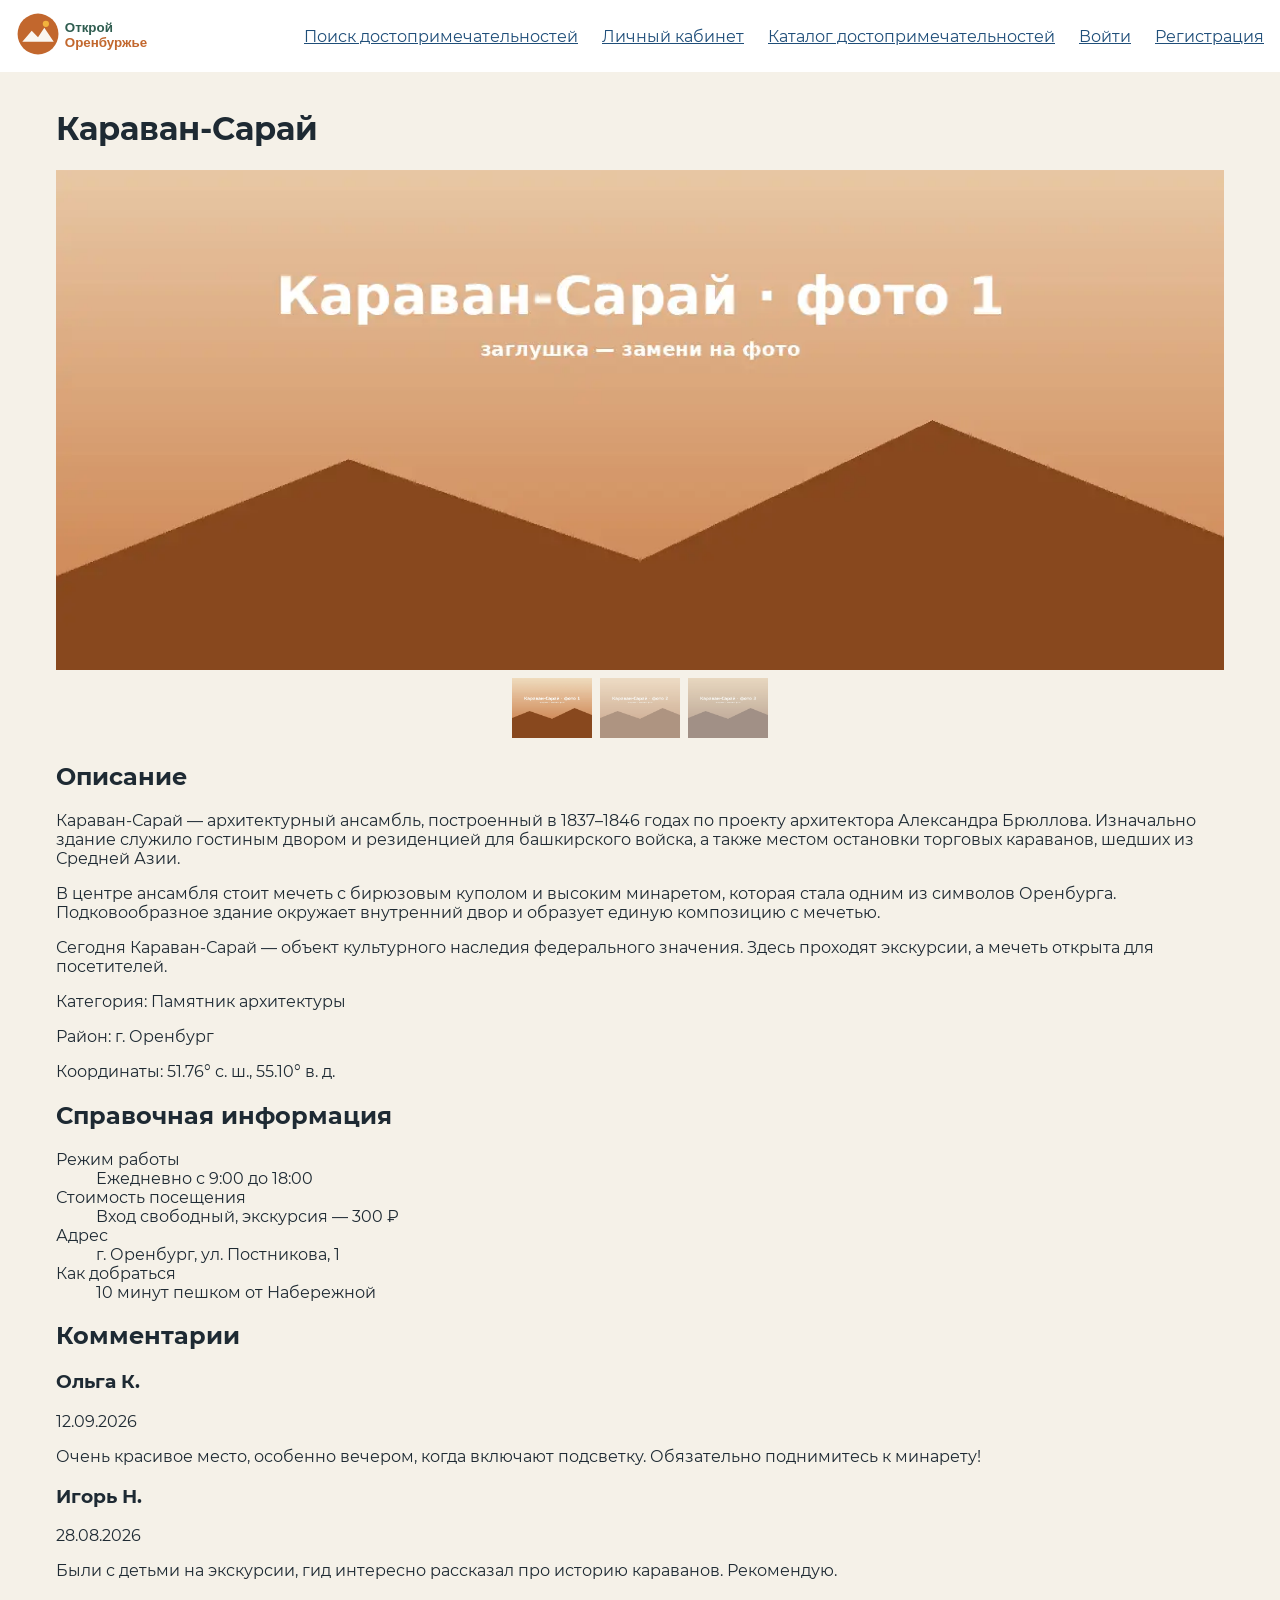
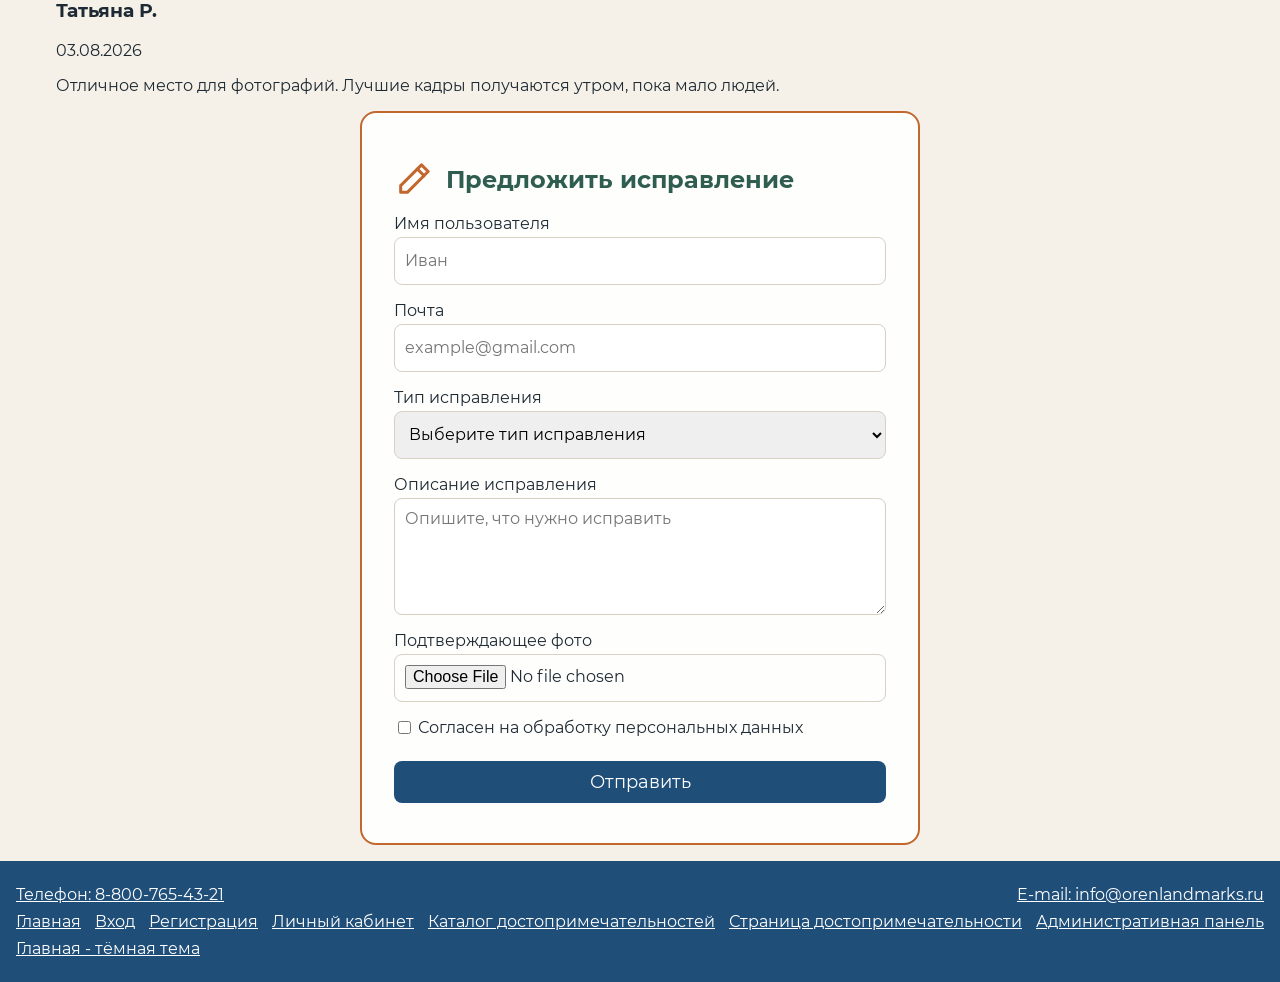
<file: landmark.html>
<!DOCTYPE html>
<html lang="ru">

<head>
    <meta charset="UTF-8">
    <meta name="viewport" content="width=device-width, initial-scale=1.0">
    <title>Открой Оренбуржье - Достопримечательность</title>
    <link rel="stylesheet" href="css/style.css">
    <link rel="stylesheet" href="css/print.css" media="print">
</head>

<body>
    <header>
        <a href="index.html"><img src="img/logo.svg" alt="Открой Оренбуржье" id="logo"></a>

        <input type="checkbox" id="burger-toggle" class="burger-toggle">
        <label for="burger-toggle" class="burger"><span></span></label>

        <nav id="main-nav">
            <a href="index.html#search-section" id="go-to-search">Поиск достопримечательностей </a>
            <a href="profile.html" id="nav-profile">Личный кабинет</a>
            <a href="catalog.html" id="nav-catalog">Каталог достопримечательностей</a>

            <a href="login.html" id="nav-login">Войти</a>
            <a href="register.html" id="nav-register">Регистрация</a>
        </nav>
    </header>


    <main id="landmark-page">
        <h1 id="landmark-name">Караван-Сарай</h1>

        <div id="landmark-slider">
            <input type="radio" name="landmark-slider" id="photo-1" class="slider-radio" checked>
            <input type="radio" name="landmark-slider" id="photo-2" class="slider-radio">
            <input type="radio" name="landmark-slider" id="photo-3" class="slider-radio">

            <div class="slider-track">
                <div class="slider-slide">
                    <img src="img/landmarks/karavan-saray-1.webp" alt="Караван-Сарай: вид на мечеть">
                </div>
                <div class="slider-slide">
                    <img src="img/landmarks/karavan-saray-2.webp" alt="Караван-Сарай: внутренний двор">
                </div>
                <div class="slider-slide">
                    <img src="img/landmarks/karavan-saray-3.webp" alt="Караван-Сарай: минарет">
                </div>
            </div>

            <div class="slider-thumbs">
                <label for="photo-1"><img src="img/landmarks/karavan-saray-1.webp" alt="Фото 1"></label>
                <label for="photo-2"><img src="img/landmarks/karavan-saray-2.webp" alt="Фото 2"></label>
                <label for="photo-3"><img src="img/landmarks/karavan-saray-3.webp" alt="Фото 3"></label>
            </div>
        </div>

        <div id="landmark-desc">
            <h2>Описание</h2>
            <p>Караван-Сарай — архитектурный ансамбль, построенный в 1837–1846 годах по проекту архитектора
                Александра Брюллова. Изначально здание служило гостиным двором и резиденцией для башкирского войска,
                а также местом остановки торговых караванов, шедших из Средней Азии.</p>
            <p>В центре ансамбля стоит мечеть с бирюзовым куполом и высоким минаретом, которая стала одним из
                символов Оренбурга. Подковообразное здание окружает внутренний двор и образует единую композицию
                с мечетью.</p>
            <p>Сегодня Караван-Сарай — объект культурного наследия федерального значения. Здесь проходят экскурсии,
                а мечеть открыта для посетителей.</p>
        </div>

        <div class="landmark-meta">
            <p id="landmark-cat">Категория: Памятник архитектуры</p>
            <p id="landmark-region">Район: г. Оренбург</p>
            <p id="landmark-coords">Координаты: 51.76°&nbsp;с.&nbsp;ш.,
                55.10°&nbsp;в.&nbsp;д.</p>
        </div>


        <section id="landmark-info" class="landmark-section">
            <h2>Справочная информация</h2>
            <dl class="landmark-info-list">
                <dt>Режим работы</dt>
                <dd>Ежедневно с 9:00 до 18:00</dd>
                <dt>Стоимость посещения</dt>
                <dd>Вход свободный, экскурсия — 300 ₽</dd>
                <dt>Адрес</dt>
                <dd>г. Оренбург, ул. Постникова, 1</dd>
                <dt>Как добраться</dt>
                <dd>10 минут пешком от Набережной</dd>
            </dl>
        </section>

        <section id="landmark-comments" class="landmark-section">
            <h2>Комментарии</h2>

            <article class="comment">
                <h3 class="comment-author">Ольга К.</h3>
                <time class="comment-date" datetime="2026-09-12">12.09.2026</time>
                <p class="comment-text">Очень красивое место, особенно вечером, когда включают подсветку.
                    Обязательно поднимитесь к минарету!</p>
            </article>

            <article class="comment">
                <h3 class="comment-author">Игорь Н.</h3>
                <time class="comment-date" datetime="2026-08-28">28.08.2026</time>
                <p class="comment-text">Были с детьми на экскурсии, гид интересно рассказал про историю караванов.
                    Рекомендую.</p>
            </article>

            <article class="comment">
                <h3 class="comment-author">Татьяна Р.</h3>
                <time class="comment-date" datetime="2026-08-03">03.08.2026</time>
                <p class="comment-text">Отличное место для фотографий. Лучшие кадры получаются утром, пока мало
                    людей.</p>
            </article>
        </section>

        <section class="correction-section">
            <form id="correction-form" action="landmark.html">
                <div class="correction-form-header">
                    <img src="img/icons/pencil.svg" alt="">
                    <h2>Предложить исправление</h2>
                </div>
                <div class="form-field">
                    <label for="correction-name">Имя пользователя</label>
                    <input type="text" id="correction-name" name="name" placeholder="Иван" required>
                </div>

                <div class="form-field">
                    <label for="correction-email">Почта</label>
                    <input type="email" id="correction-email" name="email" placeholder="example@gmail.com" required>
                </div>

                <div class="form-field">
                    <label for="correction-type">Тип исправления</label>
                    <select id="correction-type" name="type" required>
                        <option value="">Выберите тип исправления</option>
                        <option value="description">Неточность в описании</option>
                        <option value="outdated">Устаревшие данные</option>
                        <option value="coords">Некорректные координаты</option>
                        <option value="photo">Некачественное фото</option>
                        <option value="other">Другое</option>
                    </select>
                </div>

                <div class="form-field">
                    <label for="correction-text">Описание исправления</label>
                    <textarea id="correction-text" name="text" rows="5" placeholder="Опишите, что нужно исправить"
                        required></textarea>
                </div>


                <div class="form-field">
                    <label for="correction-file">Подтверждающее фото</label>
                    <input type="file" id="correction-file" name="file" accept="image/*">
                </div>

                <div class="form-field form-field-checkbox">
                    <input type="checkbox" id="correction-consent" name="consent" required>
                    <label for="correction-consent">Согласен на обработку персональных данных</label>
                </div>

                <button type="submit" id="correction-submit" class="btn">Отправить</button>
            </form>
        </section>

    </main>


    <footer id="footer">
        <a href="tel:88007654321">Телефон: 8-800-765-43-21</a>
        <a href="mailto:info@orenlandmarks.ru">E-mail: info@orenlandmarks.ru</a>

        <nav class="nav-footer">
            <a href="index.html">Главная</a>
            <a href="login.html">Вход</a>
            <a href="register.html">Регистрация</a>
            <a href="profile.html">Личный кабинет</a>
            <a href="catalog.html">Каталог достопримечательностей</a>
            <a href="landmark.html">Страница достопримечательности</a>
            <a href="admin.html">Административная панель</a>
            <a href="index_dark.html">Главная - тёмная тема</a>
        </nav>
    </footer>
</body>

</html>
</file>
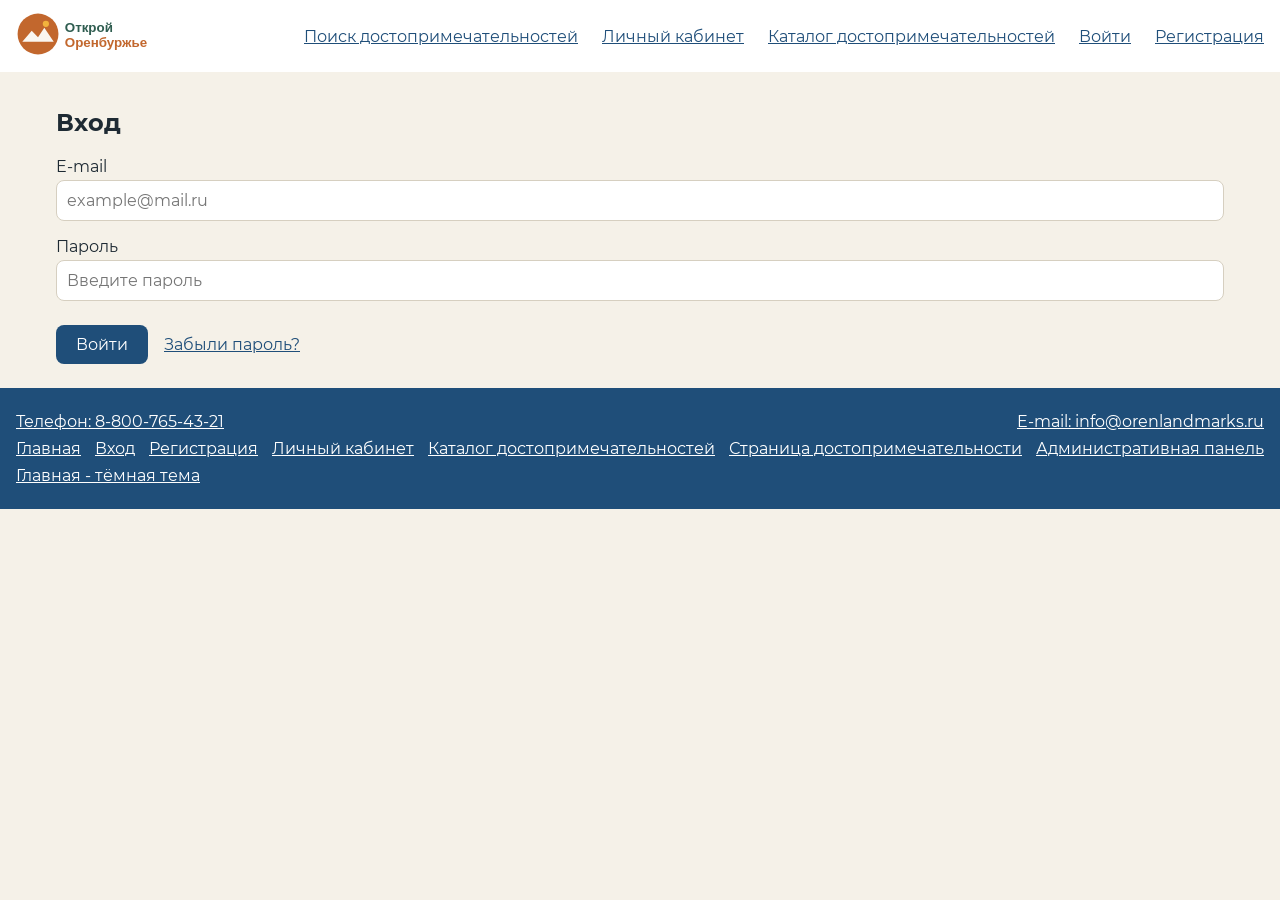
<file: login.html>
<!DOCTYPE html>
<html lang="ru">

<head>
    <meta charset="UTF-8">
    <meta name="viewport" content="width=device-width, initial-scale=1.0">
    <title>Открой Оренбуржье - Вход</title>
    <link rel="stylesheet" href="css/style.css">
    <link rel="stylesheet" href="css/print.css" media="print">
</head>

<body>
    <header>
        <a href="index.html"><img src="img/logo.svg" alt="Открой Оренбуржье" id="logo"></a>

        <input type="checkbox" id="burger-toggle" class="burger-toggle">
        <label for="burger-toggle" class="burger"><span></span></label>

        <nav id="main-nav">
            <a href="index.html#search-section" id="go-to-search">Поиск достопримечательностей </a>
            <a href="profile.html" id="nav-profile">Личный кабинет</a>
            <a href="catalog.html" id="nav-catalog">Каталог достопримечательностей</a>

            <a href="login.html" id="nav-login">Войти</a>
            <a href="register.html" id="nav-register">Регистрация</a>
        </nav>
    </header>


    <main>
        <section class="auth-section">
            <h1>Вход</h1>

            <form id="login-form" action="profile.html">

                <div class="form-field">
                    <label for="login-email">E-mail</label>
                    <input type="email" name="email" id="login-email" placeholder="example@mail.ru" required>
                </div>

                <div class="form-field">
                    <label for="login-password">Пароль</label>
                    <input type="password" name="password" id="login-password" placeholder="Введите пароль" required>
                </div>

                <button type="submit" id="login-submit">Войти</button>
                <a id="forgot-password-link" class="auth-link" href="login.html">Забыли пароль?</a>
            </form>

        </section>
    </main>


    <footer id="footer">
        <a href="tel:88007654321">Телефон: 8-800-765-43-21</a>
        <a href="mailto:info@orenlandmarks.ru">E-mail: info@orenlandmarks.ru</a>

        <nav class="nav-footer">
            <a href="index.html">Главная</a>
            <a href="login.html">Вход</a>
            <a href="register.html">Регистрация</a>
            <a href="profile.html">Личный кабинет</a>
            <a href="catalog.html">Каталог достопримечательностей</a>
            <a href="landmark.html">Страница достопримечательности</a>
            <a href="admin.html">Административная панель</a>
            <a href="index_dark.html">Главная - тёмная тема</a>
        </nav>
    </footer>
</body>

</html>
</file>
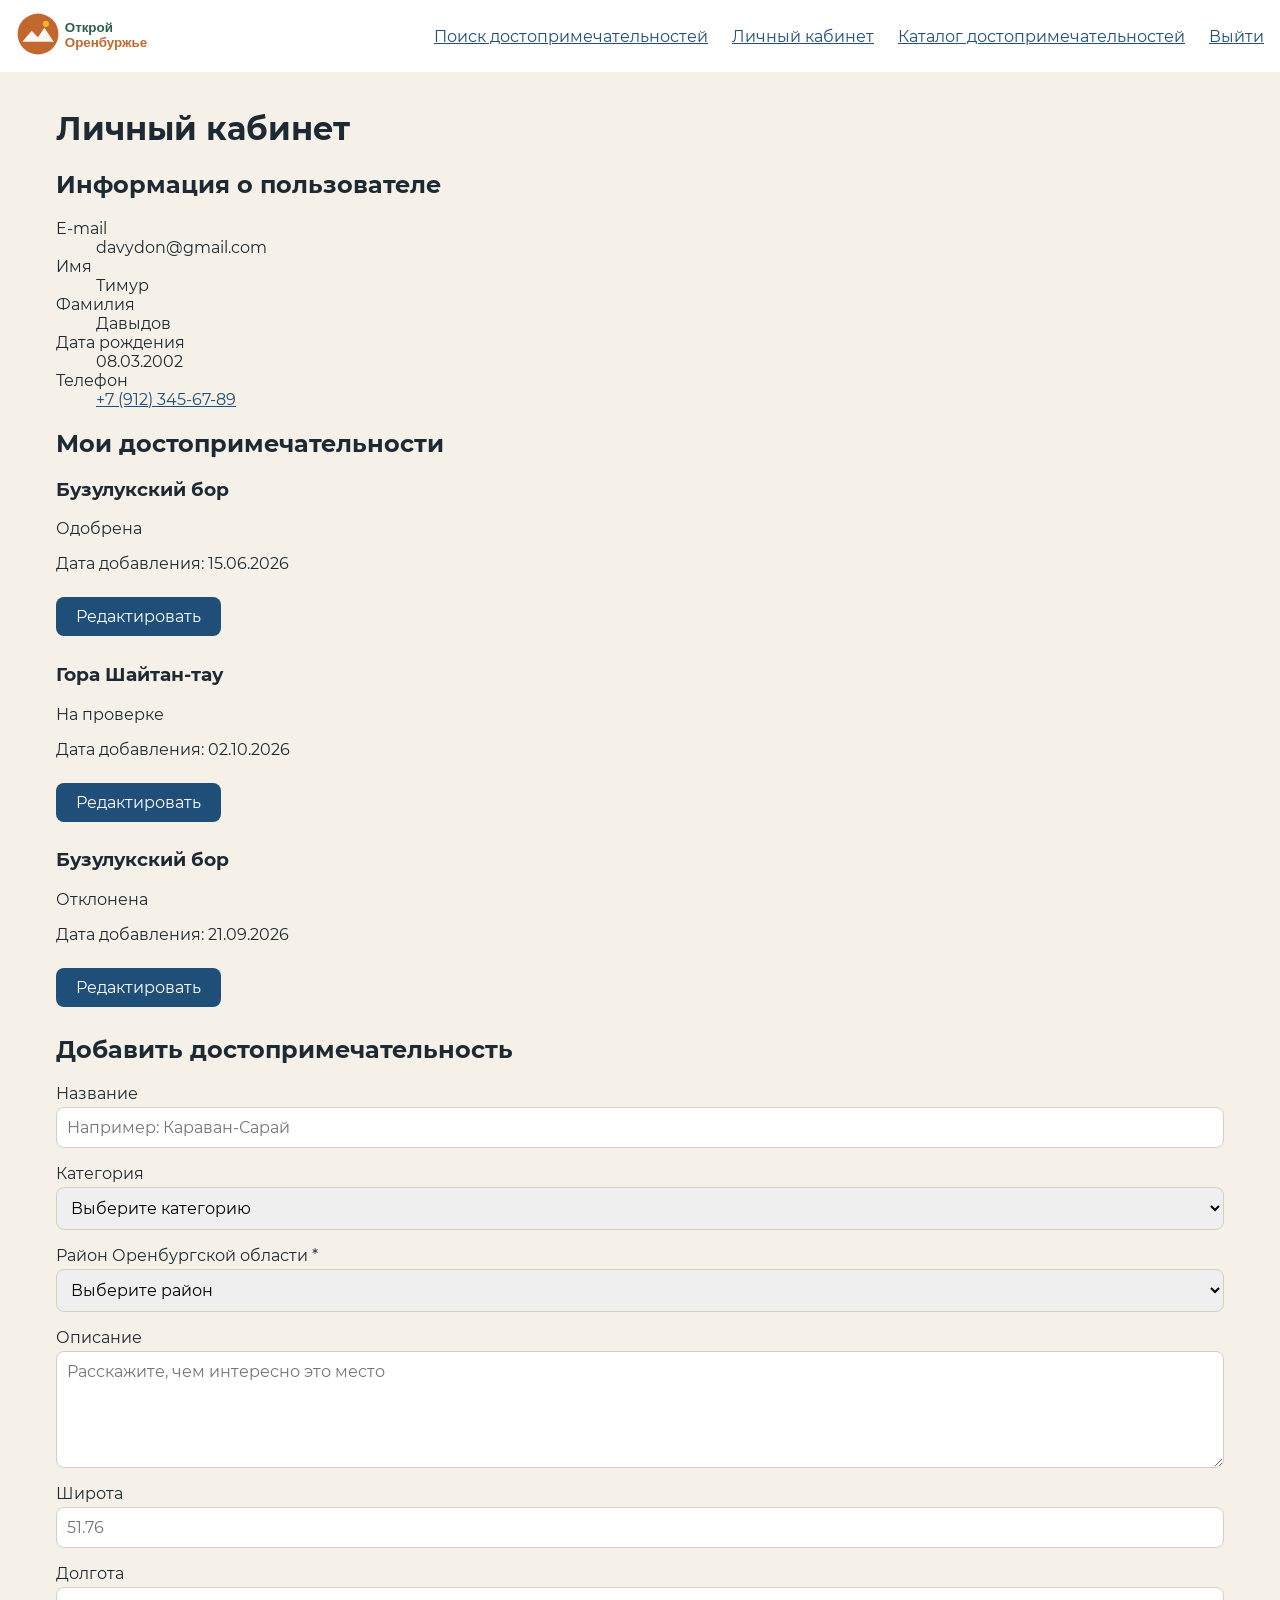
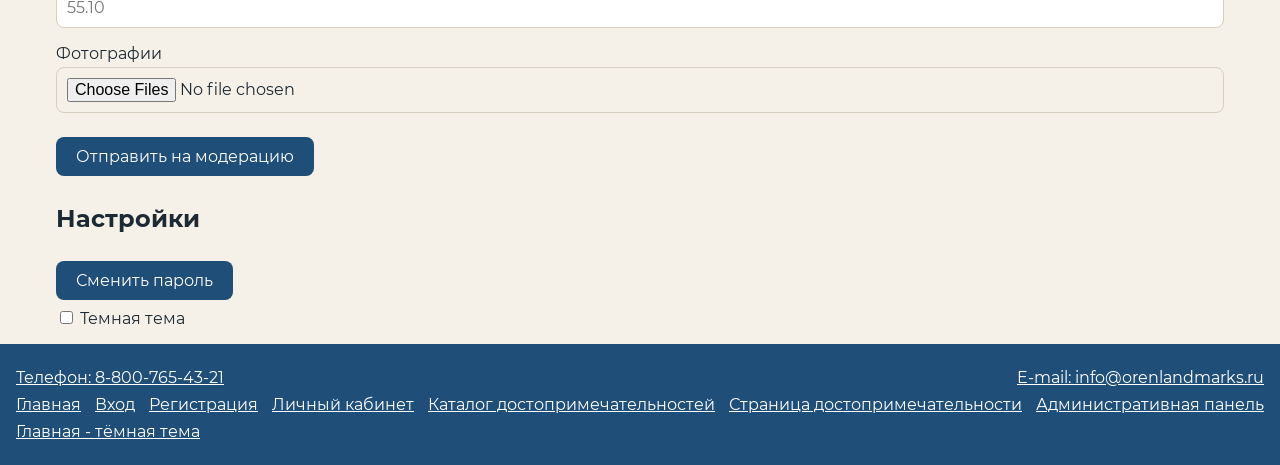
<file: profile.html>
<!DOCTYPE html>
<html lang="ru">

<head>
    <meta charset="UTF-8">
    <meta name="viewport" content="width=device-width, initial-scale=1.0">
    <title>Открой Оренбуржье - Личный кабинет</title>
    <link rel="stylesheet" href="css/style.css">
    <link rel="stylesheet" href="css/print.css" media="print">
</head>

<body>
    <header>
        <a href="index.html"><img src="img/logo.svg" alt="Открой Оренбуржье" id="logo"></a>

        <input type="checkbox" id="burger-toggle" class="burger-toggle">
        <label for="burger-toggle" class="burger"><span></span></label>

        <nav id="main-nav">
            <a href="index.html#search-section" id="go-to-search">Поиск достопримечательностей </a>
            <a href="profile.html" id="nav-profile">Личный кабинет</a>
            <a href="catalog.html" id="nav-catalog">Каталог достопримечательностей</a>

            <a href="index.html" id="nav-logout">Выйти</a>
        </nav>
    </header>


    <main id="profile-page">
        <h1>Личный кабинет</h1>
        <section id="user-info">
            <h2>Информация о пользователе</h2>

            <dl>
                <dt>E-mail</dt>
                <dd>davydon@gmail.com</dd>

                <dt>Имя</dt>
                <dd>Тимур</dd>

                <dt>Фамилия</dt>
                <dd>Давыдов</dd>

                <dt>Дата рождения</dt>
                <dd>08.03.2002</dd>

                <dt>Телефон</dt>
                <dd><a href="tel:+79123456789">+7 (912) 345-67-89</a></dd>
            </dl>
        </section>

        <section id="my-landmarks">
            <h2>Мои достопримечательности</h2>


            <article class="my-landmark-card">
                <h3>Бузулукский бор</h3>
                <p class="my-landmark-status approved">Одобрена</p>
                <p class="my-landmark-date">Дата добавления: 15.06.2026</p>
                <a href="profile.html#add-landmark-form" class="btn">Редактировать</a>
            </article>

            <article class="my-landmark-card">
                <h3>Гора Шайтан-тау</h3>
                <p class="my-landmark-status pending">На проверке</p>
                <p class="my-landmark-date">Дата добавления: 02.10.2026</p>
                <a href="profile.html#add-landmark-form" class="btn">Редактировать</a>
            </article>

            <article class="my-landmark-card">
                <h3>Бузулукский бор</h3>
                <p class="my-landmark-status rejected">Отклонена</p>
                <p class="my-landmark-date">Дата добавления: 21.09.2026</p>
                <a href="profile.html#add-landmark-form" class="btn">Редактировать</a>
            </article>
        </section>


        <section>
            <h2>Добавить достопримечательность</h2>

            <form id="add-landmark-form" action="profile.html">

                <div class="form-field">
                    <label for="landmark-title">Название</label>
                    <input type="text" id="landmark-title" name="title" placeholder="Например: Караван-Сарай" required>
                </div>

                <div class="form-field">
                    <label for="landmark-category">Категория</label>
                    <select id="landmark-category" name="category" required>
                        <option value="">Выберите категорию</option>
                        <option value="architecture">Памятник архитектуры</option>
                        <option value="nature">Природный объект</option>
                        <option value="museum">Музей</option>
                        <option value="history">Историческое место</option>
                        <option value="religion">Религиозное сооружение</option>
                        <option value="other">Другое</option>
                    </select>
                </div>

                <div class="form-field">
                    <label for="landmark-district">Район Оренбургской области *</label>
                    <select id="landmark-district" name="district" required>
                        <option value="">Выберите район</option>
                        <option value="orenburg">г. Оренбург</option>
                        <option value="orsk">г. Орск</option>
                        <option value="buzuluk">Бузулукский</option>
                        <option value="gay">Гайский</option>
                        <option value="kuvandyk">Кувандыкский</option>
                        <option value="orenburgsky">Оренбургский</option>
                        <option value="saraktash">Саракташский</option>
                        <option value="sol-iletsk">Соль-Илецкий</option>
                        <option value="other">Другой район</option>
                    </select>
                </div>

                <div class="form-field">
                    <label for="landmark-description">Описание</label>
                    <textarea id="landmark-description" name="description" rows="5"
                        placeholder="Расскажите, чем интересно это место" required></textarea>
                </div>

                <div class="form-field">
                    <label for="landmark-lat">Широта</label>
                    <input type="number" id="landmark-lat" name="lat" placeholder="51.76" step="0.000001" min="-90"
                        max="90" required>
                </div>

                <div class="form-field">
                    <label for="landmark-lng">Долгота</label>
                    <input type="number" id="landmark-lng" name="lng" placeholder="55.10" step="0.000001" min="-180"
                        max="180" required>
                </div>

                <div class="form-field">
                    <label for="landmark-images">Фотографии</label>
                    <input type="file" id="landmark-images" name="images" accept="image/*" multiple required>
                </div>

                <button type="submit" id="landmark-submit" class="btn">Отправить на модерацию</button>
            </form>
        </section>

        <section id="profile-settings">
            <h2>Настройки</h2>
            <button type="button" class="btn" id="change-password-btn">Сменить пароль</button>
            <div class="switch-theme">
                <input type="checkbox" id="theme-toggle">
                <label for="theme-toggle">Темная тема</label>
            </div>
        </section>
    </main>


    <footer id="footer">
        <a href="tel:88007654321">Телефон: 8-800-765-43-21</a>
        <a href="mailto:info@orenlandmarks.ru">E-mail: info@orenlandmarks.ru</a>

        <nav class="nav-footer">
            <a href="index.html">Главная</a>
            <a href="login.html">Вход</a>
            <a href="register.html">Регистрация</a>
            <a href="profile.html">Личный кабинет</a>
            <a href="catalog.html">Каталог достопримечательностей</a>
            <a href="landmark.html">Страница достопримечательности</a>
            <a href="admin.html">Административная панель</a>
            <a href="index_dark.html">Главная - тёмная тема</a>
        </nav>
    </footer>
</body>

</html>
</file>
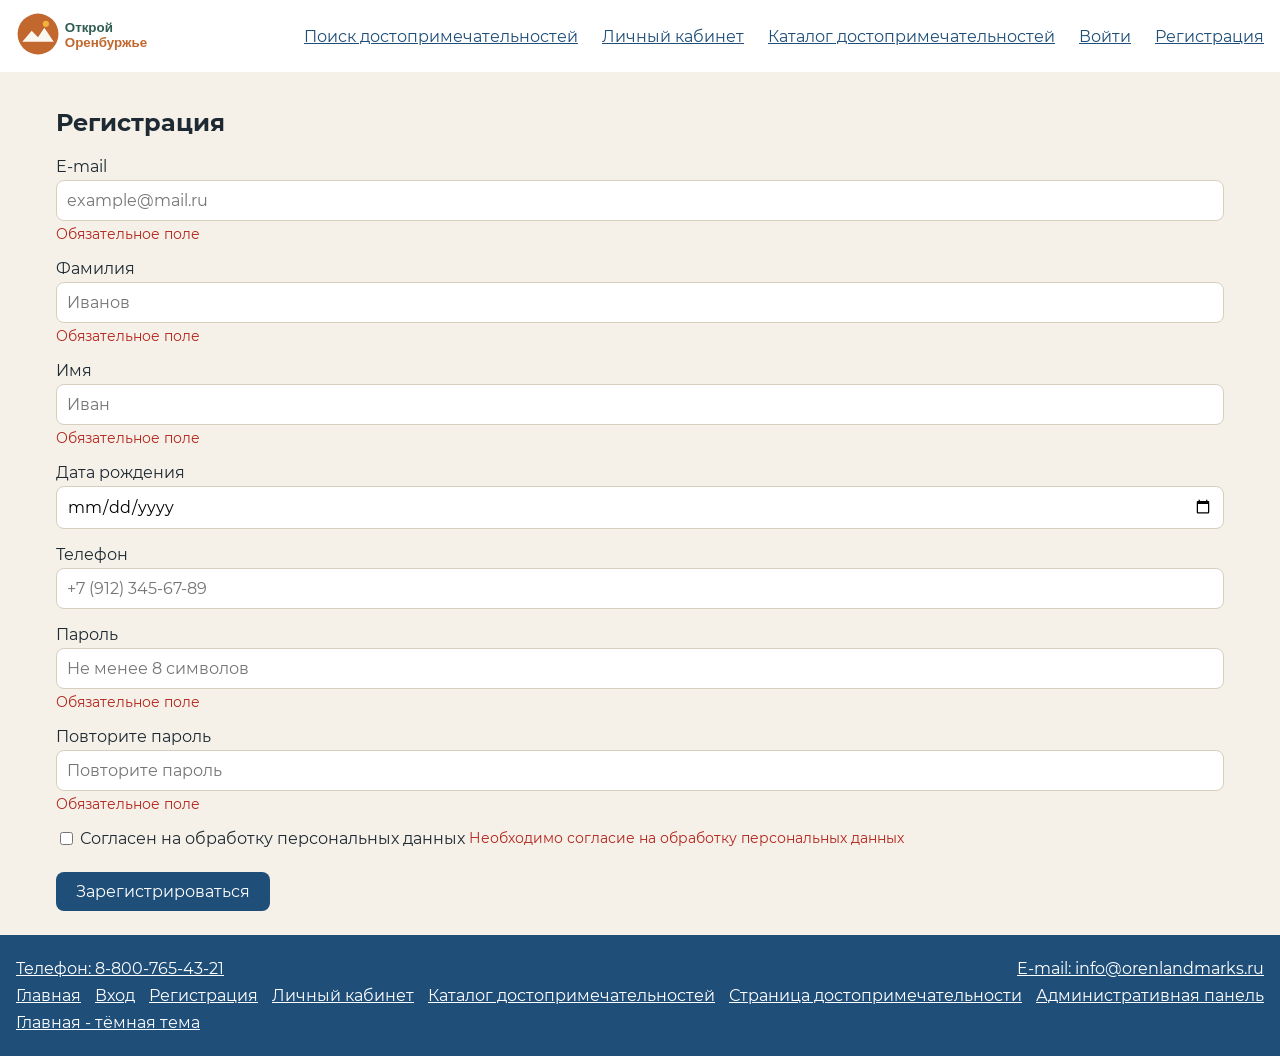
<file: register.html>
<!DOCTYPE html>
<html lang="ru">

<head>
    <meta charset="UTF-8">
    <meta name="viewport" content="width=device-width, initial-scale=1.0">
    <title>Открой Оренбуржье - Регистрация</title>
    <link rel="stylesheet" href="css/style.css">
    <link rel="stylesheet" href="css/print.css" media="print">
</head>

<body>
    <header>
        <a href="index.html"><img src="img/logo.svg" alt="Открой Оренбуржье" id="logo"></a>

        <input type="checkbox" id="burger-toggle" class="burger-toggle">
        <label for="burger-toggle" class="burger"><span></span></label>

        <nav id="main-nav">
            <a href="index.html#search-section" id="go-to-search">Поиск достопримечательностей</a>
            <a href="profile.html" id="nav-profile">Личный кабинет</a>
            <a href="catalog.html" id="nav-catalog">Каталог достопримечательностей</a>

            <a href="login.html" id="nav-login">Войти</a>
            <a href="register.html" id="nav-register">Регистрация</a>
        </nav>
    </header>


    <main>
        <section class="reg-section">
            <h1>Регистрация</h1>

            <form id="register-form" action="profile.html">
                <div class="form-field">
                    <label for="reg-email">E-mail</label>
                    <input type="email" name="email" id="reg-email" placeholder="example@mail.ru" required>

                    <span class="form-message success">Успешно</span>
                    <span class="form-message error">Введите корректный e-mail</span>
                    <span class="form-message empty">Обязательное поле</span>
                </div>

                <div class="form-field">
                    <label for="reg-lastname">Фамилия</label>
                    <input type="text" name="lastname" id="reg-lastname" placeholder="Иванов"
                        pattern="[А-ЯЁа-яё\-]{2,30}" required>

                    <span class="form-message success">Успешно</span>
                    <span class="form-message error">Используйте только кириллицу, от 2 до 30 символов</span>
                    <span class="form-message empty">Обязательное поле</span>
                </div>

                <div class="form-field">
                    <label for="reg-firstname">Имя</label>
                    <input type="text" name="firstname" id="reg-firstname" placeholder="Иван"
                        pattern="[А-ЯЁа-яё\-]{2,30}" required>

                    <span class="form-message success">Успешно</span>
                    <span class="form-message error">Используйте только кириллицу, от 2 до 30 символов</span>
                    <span class="form-message empty">Обязательное поле</span>
                </div>

                <div class="form-field">
                    <label for="reg-birthdate">Дата рождения</label>
                    <input type="date" name="birthdate" id="reg-birthdate" min="1920-01-01" max="2010-12-31">

                    <span class="form-message success">Успешно</span>
                    <span class="form-message error">Платформа доступна с 16 лет</span>
                </div>

                <div class="form-field">
                    <label for="reg-phone">Телефон</label>
                    <input type="tel" name="phone" id="reg-phone" placeholder="+7 (912) 345-67-89"
                        pattern="\+7\s?\(?\d{3}\)?\s?\d{3}-?\d{2}-?\d{2}">

                    <span class="form-message success">Успешно</span>
                    <span class="form-message error">Введите номер в формате +7 (912) 345-67-89</span>
                </div>

                <div class="form-field">
                    <label for="reg-password">Пароль</label>
                    <input type="password" name="password" id="reg-password" placeholder="Не менее 8 символов"
                        minlength="8" required>

                    <span class="form-message success">Успешно</span>
                    <span class="form-message error">Пароль должен содержать не менее 8 символов</span>
                    <span class="form-message empty">Обязательное поле</span>
                </div>

                <div class="form-field">
                    <label for="reg-password-confirm">Повторите пароль</label>
                    <input type="password" name="password-confirm" id="reg-password-confirm"
                        placeholder="Повторите пароль" minlength="8" required>

                    <span class="form-message success">Успешно</span>
                    <span class="form-message error">Пароль должен содержать не менее 8 символов</span>
                    <span class="form-message empty">Обязательное поле</span>
                </div>

                <div class="form-field form-field-checkbox">
                    <input type="checkbox" id="reg-consent" name="consent" required>
                    <label for="reg-consent">Согласен на обработку персональных данных</label>
                    <span class="form-message empty">Необходимо согласие на обработку персональных данных</span>
                </div>

                <button type="submit" id="reg-submit" class="btn">Зарегистрироваться</button>
            </form>
        </section>
    </main>


    <footer id="footer">
        <a href="tel:88007654321">Телефон: 8-800-765-43-21</a>
        <a href="mailto:info@orenlandmarks.ru">E-mail: info@orenlandmarks.ru</a>

        <nav class="nav-footer">
            <a href="index.html">Главная</a>
            <a href="login.html">Вход</a>
            <a href="register.html">Регистрация</a>
            <a href="profile.html">Личный кабинет</a>
            <a href="catalog.html">Каталог достопримечательностей</a>
            <a href="landmark.html">Страница достопримечательности</a>
            <a href="admin.html">Административная панель</a>
            <a href="index_dark.html">Главная - тёмная тема</a>
        </nav>
    </footer>
</body>

</html>
</file>
<file: css/style.css>
/* стили сайта «открой оренбуржье» */

/* шрифты */
@font-face {
    font-family: "Montserrat";
    src: url("../fonts/Montserrat-Regular.ttf") format("truetype");
    font-weight: 400;
}

@font-face {
    font-family: "Montserrat";
    src: url("../fonts/Montserrat-Bold.ttf") format("truetype");
    font-weight: 700;
}

/* переменные */
:root {
    --primary: #1F4E79;
    --accent: #C9962B;
    --bg: #F5F1E8;
    --surface: #FFFFFF;
    --text: #1E2A33;
    --border: #D6CFC0;
}

/* базовые стили */
* {
    box-sizing: border-box;
}

body {
    margin: 0;
    font-family: "Montserrat", Arial, sans-serif;
    color: var(--text);
    background-color: var(--bg);
}

img {
    max-width: 100%;
}

a {
    color: var(--primary);
}

h1 {
    overflow-wrap: break-word;
}

main {
    max-width: 1200px;
    margin: 0 auto;
    padding: 16px;
}

/* шапка */
header {
    display: flex;
    flex-wrap: wrap;
    align-items: center;
    justify-content: space-between;
    padding: 12px 16px;
    background-color: var(--surface);
    position: sticky;
    top: 0;
    z-index: 10;
}

#logo,
#logo-dark {
    height: 44px;
}

/* бургер-меню */
.burger-toggle {
    display: none;
}

.burger {
    width: 32px;
    height: 32px;
    background: url("../img/icons/burger.svg") center / contain no-repeat;
    cursor: pointer;
}

header nav {
    display: none;
    flex-direction: column;
    width: 100%;
    gap: 12px;
}

.burger-toggle:checked~nav {
    display: flex;
}

/* кнопки */
.btn,
button {
    display: inline-block;
    margin: 8px 12px 8px 0;
    padding: 10px 20px;
    border: none;
    border-radius: 8px;
    font: inherit;
    text-decoration: none;
    color: #FFFFFF;
    background-color: var(--primary);
    cursor: pointer;
    transition: opacity 0.3s;
}

.btn:hover,
button:hover {
    opacity: 0.8;
}

/* формы */
.form-field {
    display: flex;
    flex-direction: column;
    gap: 4px;
    margin-bottom: 16px;
}

.form-field-checkbox {
    flex-direction: row;
    flex-wrap: wrap;
}

input,
select,
textarea {
    width: 100%;
    padding: 10px;
    border: 1px solid var(--border);
    border-radius: 8px;
    font: inherit;
}

input[type="checkbox"] {
    width: auto;
}

/* главная: анимация кнопки */
@keyframes pulse {
    0% {
        transform: scale(1);
    }

    50% {
        transform: scale(1.1);
    }

    100% {
        transform: scale(1);
    }
}

.hero {
    text-align: center;
}

.hero .btn {
    animation: pulse 2s infinite;
}

/* сетки карточек */
[id^="advantages-section"],
[id^="popular-section"],
[id^="partners-section"],
.catalog-cards,
#admin-landmarks-list {
    display: grid;
    gap: 16px;
}

[id^="advantages-section"] h2,
[id^="popular-section"] h2,
[id^="partners-section"] h2,
.catalog-cards h2,
#admin-landmarks-list h2 {
    grid-column: 1 / -1;
}

.advantages-card {
    display: flex;
    align-items: center;
    gap: 12px;
    padding: 16px;
    background-color: var(--surface);
}

/* карточки достопримечательностей */
.landmark-card {
    padding: 12px;
    background-color: var(--surface);
    transition: transform 0.3s;
}

.landmark-card:hover {
    transform: translateY(-4px);
}

.landmark-card img {
    width: 100%;
    height: 180px;
    object-fit: cover;
}

.landmark-card p {
    margin: 4px 0;
}

.rating p:first-child {
    color: var(--accent);
}

/* слайдеры */
.slider,
#landmark-slider {
    overflow: hidden;
}

.slider-radio {
    display: none;
}

.slider-track {
    display: flex;
    transition: transform 0.6s;
}

.slider-slide {
    position: relative;
    isolation: isolate;
    display: flex;
    flex-direction: column;
    justify-content: flex-end;
    min-width: 100%;
    height: 300px;
    padding: 16px 64px;
    color: #FFFFFF;
    text-shadow: 0 1px 4px #000000;
}

.slider-slide img {
    position: absolute;
    inset: 0;
    z-index: -1;
    width: 100%;
    height: 100%;
    object-fit: cover;
}

.slider-slide h3,
.slider-slide p {
    margin: 4px 0;
}

.slider-radio:nth-of-type(2):checked~.slider-track {
    transform: translateX(-100%);
}

.slider-radio:nth-of-type(3):checked~.slider-track {
    transform: translateX(-200%);
}

.slider-radio:nth-of-type(4):checked~.slider-track {
    transform: translateX(-300%);
}

.slider-arrow {
    position: absolute;
    top: 45%;
    padding: 6px;
    background-color: rgba(0, 0, 0, 0.5);
    cursor: pointer;
}

.slider-arrow-prev {
    left: 4px;
}

.slider-arrow-next {
    right: 4px;
}

/* индикаторы и миниатюры */
[id^="slider-indicators"],
.slider-thumbs {
    display: flex;
    justify-content: center;
    gap: 8px;
    padding-top: 8px;
}

[id^="slider-indicators"] label {
    width: 12px;
    height: 12px;
    border-radius: 50%;
    background-color: var(--border);
    cursor: pointer;
}

.slider-thumbs img {
    width: 80px;
    height: 60px;
    object-fit: cover;
    opacity: 0.5;
    cursor: pointer;
}

.slider-radio:nth-of-type(1):checked~[id^="slider-indicators"] label:nth-child(1),
.slider-radio:nth-of-type(2):checked~[id^="slider-indicators"] label:nth-child(2),
.slider-radio:nth-of-type(3):checked~[id^="slider-indicators"] label:nth-child(3),
.slider-radio:nth-of-type(4):checked~[id^="slider-indicators"] label:nth-child(4) {
    background-color: var(--primary);
}

.slider-radio:nth-of-type(1):checked~.slider-thumbs label:nth-child(1) img,
.slider-radio:nth-of-type(2):checked~.slider-thumbs label:nth-child(2) img,
.slider-radio:nth-of-type(3):checked~.slider-thumbs label:nth-child(3) img {
    opacity: 1;
}

/* сообщения валидации */
.form-message {
    display: none;
    font-size: 14px;
    color: #B3261E;
}

.success {
    color: #2E7D32;
}

input:placeholder-shown~.empty,
input[type="checkbox"]:not(:checked)~.empty,
input:not([type="date"]):not(:placeholder-shown):invalid~.error,
input:not([type="date"]):not(:placeholder-shown):valid~.success,
input[type="date"]:user-invalid~.error,
input[type="date"]:user-valid~.success {
    display: block;
}

/* каталог: фильтр */
#filter-toggle,
#filter-panel {
    display: none;
}

#filter-toggle:checked~#filter-panel {
    display: block;
}

.filter-button {
    cursor: pointer;
}

/* форма предложить исправление */
#correction-form {
    max-width: 560px;
    margin: 0 auto;
    padding: 32px;
    border: 2px solid #C2672D;
    border-radius: 16px;
    background-color: rgba(255, 255, 255, 0.9);
}

.correction-form-header {
    display: flex;
    align-items: center;
    gap: 12px;
}

.correction-form-header img {
    width: 40px;
}

.correction-form-header h2 {
    font-size: 24px;
    color: #2F5D50;
}

#correction-form input:not([type="checkbox"]),
#correction-form select {
    height: 48px;
    border-color: #D9CFC3;
}

#correction-form .btn {
    width: 100%;
    margin-right: 0;
    font-size: 18px;
}

/* подвал */
footer,
.nav-footer {
    display: flex;
    flex-direction: column;
    gap: 8px;
}

footer {
    padding: 24px 16px;
    background-color: var(--primary);
}

footer a {
    color: #FFFFFF;
}

/* тёмная тема */
.theme-dark {
    --primary: #7FB3E0;
    --accent: #E3B65A;
    --bg: #121A21;
    --surface: #1C2731;
    --text: #E6EAEE;
    --border: #2E3B47;
}

.theme-dark .btn,
.theme-dark button,
.theme-dark footer a {
    color: #121A21;
}

.theme-dark img {
    filter: brightness(0.85);
}

.theme-dark #logo-dark {
    filter: brightness(1.8);
}

/* десктоп */
@media (min-width: 1024px) {
    .burger {
        display: none;
    }

    header nav {
        display: flex;
        flex-direction: row;
        width: auto;
        gap: 24px;
    }

    [id^="advantages-section"] {
        grid-template-columns: repeat(4, 1fr);
    }

    [id^="popular-section"] {
        grid-template-columns: repeat(5, 1fr);
    }

    [id^="partners-section"],
    .catalog-cards,
    #admin-landmarks-list {
        grid-template-columns: repeat(3, 1fr);
    }

    #catalog-page {
        display: grid;
        grid-template-columns: 260px 1fr;
        gap: 24px;
        align-items: start;
    }

    #catalog-page h1,
    .search-input {
        grid-column: 1 / -1;
    }

    .filter-button {
        display: none;
    }

    #filter-panel {
        display: block;
    }

    .slider-slide {
        height: 500px;
    }

    footer,
    .nav-footer {
        flex-direction: row;
        flex-wrap: wrap;
        justify-content: space-between;
    }
}
</file>
<file: css/print.css>
/* стили сайта «открой оренбуржье» */

/* шрифты */
@font-face {
    font-family: "Montserrat";
    src: url("../fonts/Montserrat-Regular.ttf") format("truetype");
    font-weight: 400;
}

@font-face {
    font-family: "Montserrat";
    src: url("../fonts/Montserrat-Bold.ttf") format("truetype");
    font-weight: 700;
}

/* переменные */
:root {
    --primary: #1F4E79;
    --accent: #C9962B;
    --bg: #F5F1E8;
    --surface: #FFFFFF;
    --text: #1E2A33;
    --border: #D6CFC0;
}

/* базовые стили */
* {
    box-sizing: border-box;
}

body {
    margin: 0;
    font-family: "Montserrat", Arial, sans-serif;
    color: var(--text);
    background-color: var(--bg);
}

img {
    max-width: 100%;
}

a {
    color: var(--primary);
}

h1 {
    overflow-wrap: break-word;
}

main {
    max-width: 1200px;
    margin: 0 auto;
    padding: 16px;
}

/* шапка */
header {
    display: flex;
    flex-wrap: wrap;
    align-items: center;
    justify-content: space-between;
    padding: 12px 16px;
    background-color: var(--surface);
}

#logo,
#logo-dark {
    height: 44px;
}

/* бургер-меню */
.burger-toggle {
    display: none;
}

.burger {
    width: 32px;
    height: 32px;
    background: url("../img/icons/burger.svg") center / contain no-repeat;
    cursor: pointer;
}

header nav {
    display: none;
    flex-direction: column;
    width: 100%;
    gap: 12px;
}

.burger-toggle:checked~nav {
    display: flex;
}

/* кнопки */
.btn,
button {
    display: inline-block;
    margin: 8px 12px 8px 0;
    padding: 10px 20px;
    border: none;
    border-radius: 8px;
    font: inherit;
    text-decoration: none;
    color: #FFFFFF;
    background-color: var(--primary);
    cursor: pointer;
    transition: opacity 0.3s;
}

.btn:hover,
button:hover {
    opacity: 0.8;
}

/* формы */
.form-field {
    display: flex;
    flex-direction: column;
    gap: 4px;
    margin-bottom: 16px;
}

.form-field-checkbox {
    flex-direction: row;
    flex-wrap: wrap;
}

input,
select,
textarea {
    width: 100%;
    padding: 10px;
    border: 1px solid var(--border);
    border-radius: 8px;
    font: inherit;
}

input[type="checkbox"] {
    width: auto;
}

/* главная: анимация кнопки */
@keyframes pulse {
    0% {
        transform: scale(1);
    }

    50% {
        transform: scale(1.1);
    }

    100% {
        transform: scale(1);
    }
}

.hero {
    text-align: center;
}

.hero .btn {
    animation: pulse 2s infinite;
}

/* сетки карточек */
[id^="advantages-section"],
[id^="popular-section"],
[id^="partners-section"],
.catalog-cards,
#admin-landmarks-list {
    display: grid;
    gap: 16px;
}

[id^="advantages-section"] h2,
[id^="popular-section"] h2,
[id^="partners-section"] h2,
.catalog-cards h2,
#admin-landmarks-list h2 {
    grid-column: 1 / -1;
}

.advantages-card {
    display: flex;
    align-items: center;
    gap: 12px;
    padding: 16px;
    background-color: var(--surface);
}

/* карточки достопримечательностей */
.landmark-card {
    padding: 12px;
    background-color: var(--surface);
    transition: transform 0.3s;
}

.landmark-card:hover {
    transform: translateY(-4px);
}

.landmark-card img {
    width: 100%;
    height: 180px;
    object-fit: cover;
}

.landmark-card p {
    margin: 4px 0;
}

.rating p:first-child {
    color: var(--accent);
}

/* слайдеры */
.slider,
#landmark-slider {
    overflow: hidden;
}

.slider-radio {
    display: none;
}

.slider-track {
    display: flex;
    transition: transform 0.6s;
}

.slider-slide {
    position: relative;
    isolation: isolate;
    display: flex;
    flex-direction: column;
    justify-content: flex-end;
    min-width: 100%;
    height: 300px;
    padding: 16px 64px;
    color: #FFFFFF;
    text-shadow: 0 1px 4px #000000;
}

.slider-slide img {
    position: absolute;
    inset: 0;
    z-index: -1;
    width: 100%;
    height: 100%;
    object-fit: cover;
}

.slider-slide h3,
.slider-slide p {
    margin: 4px 0;
}

.slider-radio:nth-of-type(2):checked~.slider-track {
    transform: translateX(-100%);
}

.slider-radio:nth-of-type(3):checked~.slider-track {
    transform: translateX(-200%);
}

.slider-radio:nth-of-type(4):checked~.slider-track {
    transform: translateX(-300%);
}

.slider-arrow {
    position: absolute;
    top: 45%;
    padding: 6px;
    background-color: rgba(0, 0, 0, 0.5);
    cursor: pointer;
}

.slider-arrow-prev {
    left: 4px;
}

.slider-arrow-next {
    right: 4px;
}

/* индикаторы и миниатюры */
[id^="slider-indicators"],
.slider-thumbs {
    display: flex;
    justify-content: center;
    gap: 8px;
    padding-top: 8px;
}

[id^="slider-indicators"] label {
    width: 12px;
    height: 12px;
    border-radius: 50%;
    background-color: var(--border);
    cursor: pointer;
}

.slider-thumbs img {
    width: 80px;
    height: 60px;
    object-fit: cover;
    opacity: 0.5;
    cursor: pointer;
}

.slider-radio:nth-of-type(1):checked~[id^="slider-indicators"] label:nth-child(1),
.slider-radio:nth-of-type(2):checked~[id^="slider-indicators"] label:nth-child(2),
.slider-radio:nth-of-type(3):checked~[id^="slider-indicators"] label:nth-child(3),
.slider-radio:nth-of-type(4):checked~[id^="slider-indicators"] label:nth-child(4) {
    background-color: var(--primary);
}

.slider-radio:nth-of-type(1):checked~.slider-thumbs label:nth-child(1) img,
.slider-radio:nth-of-type(2):checked~.slider-thumbs label:nth-child(2) img,
.slider-radio:nth-of-type(3):checked~.slider-thumbs label:nth-child(3) img {
    opacity: 1;
}

/* сообщения валидации */
.form-message {
    display: none;
    font-size: 14px;
    color: #B3261E;
}

.success {
    color: #2E7D32;
}

input:placeholder-shown~.empty,
input[type="checkbox"]:not(:checked)~.empty,
input:not([type="date"]):not(:placeholder-shown):invalid~.error,
input:not([type="date"]):not(:placeholder-shown):valid~.success,
input[type="date"]:user-invalid~.error,
input[type="date"]:user-valid~.success {
    display: block;
}

/* каталог: фильтр */
#filter-toggle,
#filter-panel {
    display: none;
}

#filter-toggle:checked~#filter-panel {
    display: block;
}

.filter-button {
    cursor: pointer;
}

/* форма предложить исправление */
#correction-form {
    max-width: 560px;
    margin: 0 auto;
    padding: 32px;
    border: 2px solid #C2672D;
    border-radius: 16px;
    background-color: rgba(255, 255, 255, 0.9);
}

.correction-form-header {
    display: flex;
    align-items: center;
    gap: 12px;
}

.correction-form-header img {
    width: 40px;
}

.correction-form-header h2 {
    font-size: 24px;
    color: #2F5D50;
}

#correction-form input:not([type="checkbox"]),
#correction-form select {
    height: 48px;
    border-color: #D9CFC3;
}

#correction-form .btn {
    width: 100%;
    margin-right: 0;
    font-size: 18px;
}

/* подвал */
footer,
.nav-footer {
    display: flex;
    flex-direction: column;
    gap: 8px;
}

footer {
    padding: 24px 16px;
    background-color: var(--primary);
}

footer a {
    color: #FFFFFF;
}

/* тёмная тема */
.theme-dark {
    --primary: #7FB3E0;
    --accent: #E3B65A;
    --bg: #121A21;
    --surface: #1C2731;
    --text: #E6EAEE;
    --border: #2E3B47;
}

.theme-dark .btn,
.theme-dark button,
.theme-dark footer a {
    color: #121A21;
}

.theme-dark img {
    filter: brightness(0.85);
}

.theme-dark #logo-dark {
    filter: brightness(1.8);
}

/* десктоп */
@media (min-width: 1024px) {
    .burger {
        display: none;
    }

    header nav {
        display: flex;
        flex-direction: row;
        width: auto;
        gap: 24px;
    }

    [id^="advantages-section"] {
        grid-template-columns: repeat(4, 1fr);
    }

    [id^="popular-section"] {
        grid-template-columns: repeat(5, 1fr);
    }

    [id^="partners-section"],
    .catalog-cards,
    #admin-landmarks-list {
        grid-template-columns: repeat(3, 1fr);
    }

    #catalog-page {
        display: grid;
        grid-template-columns: 260px 1fr;
        gap: 24px;
        align-items: start;
    }

    #catalog-page h1,
    .search-input {
        grid-column: 1 / -1;
    }

    .filter-button {
        display: none;
    }

    #filter-panel {
        display: block;
    }

    .slider-slide {
        height: 500px;
    }

    footer,
    .nav-footer {
        flex-direction: row;
        flex-wrap: wrap;
        justify-content: space-between;
    }
}
</file>
